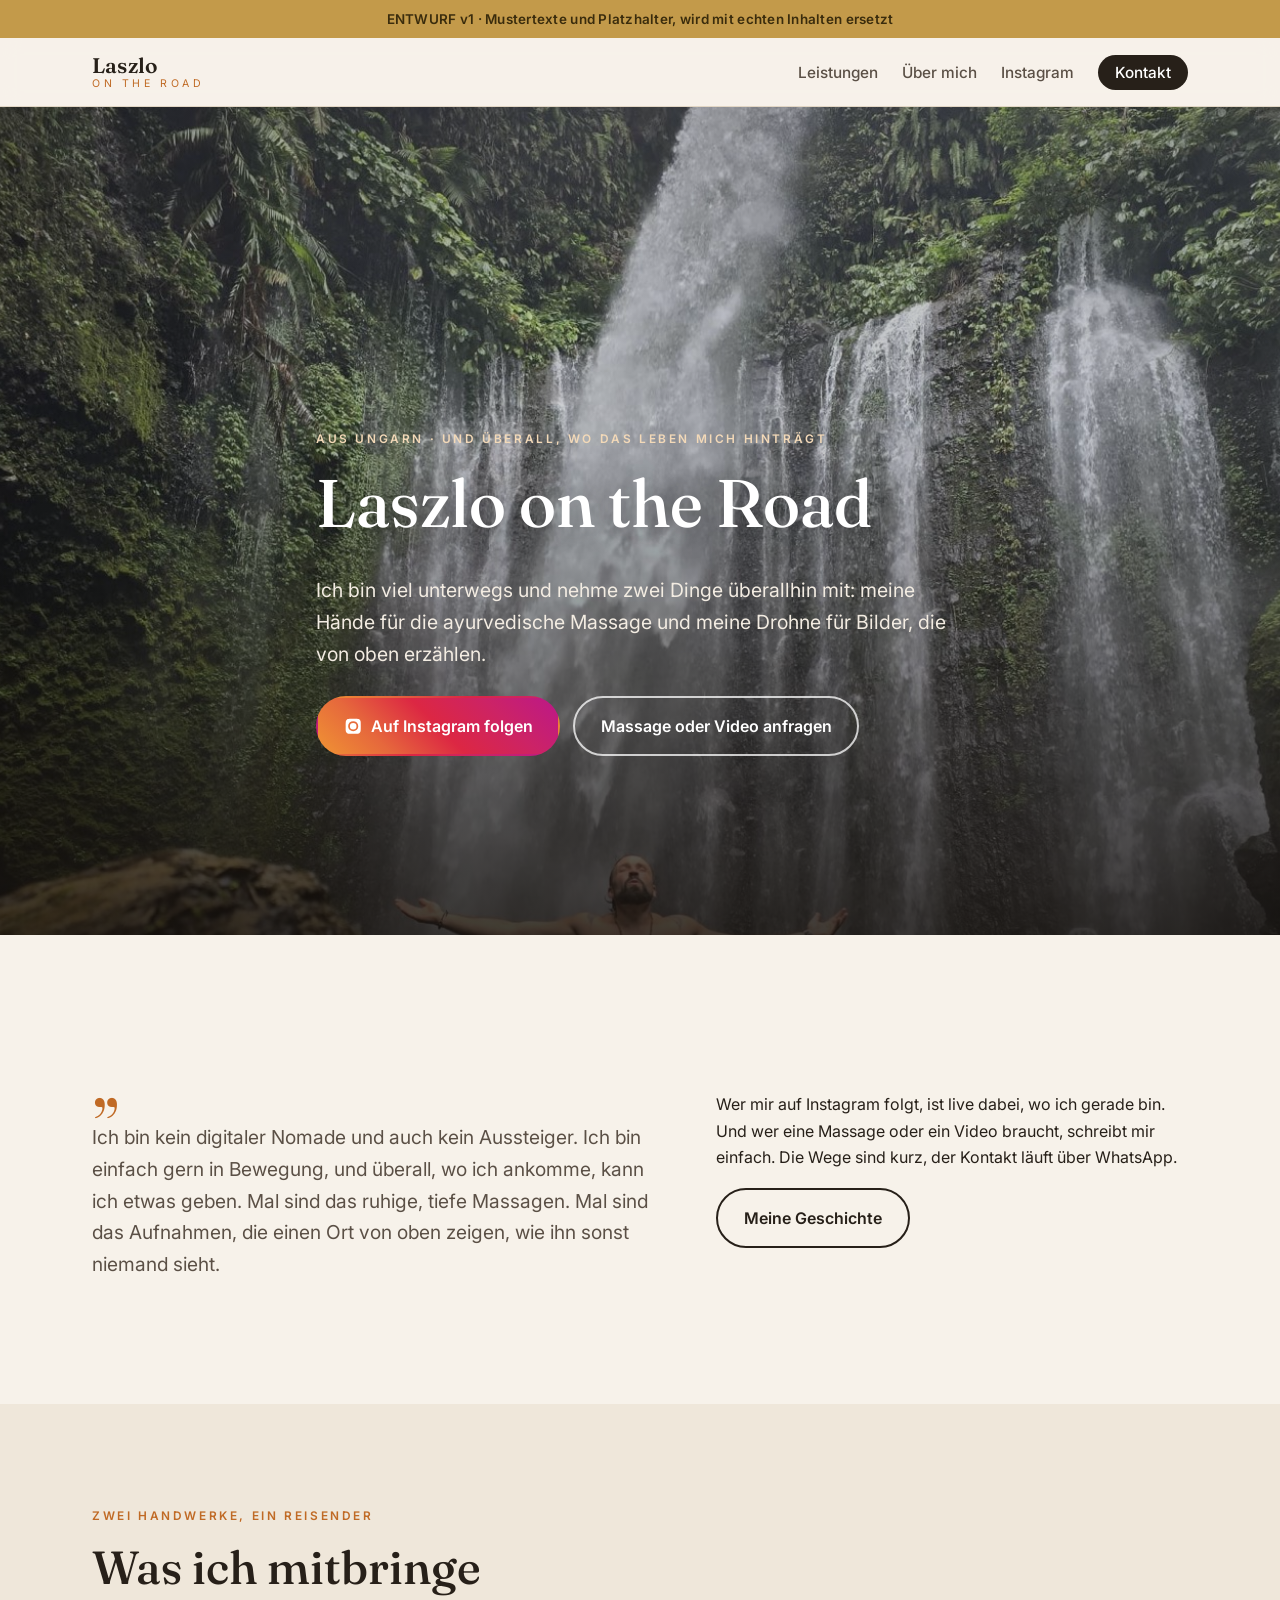
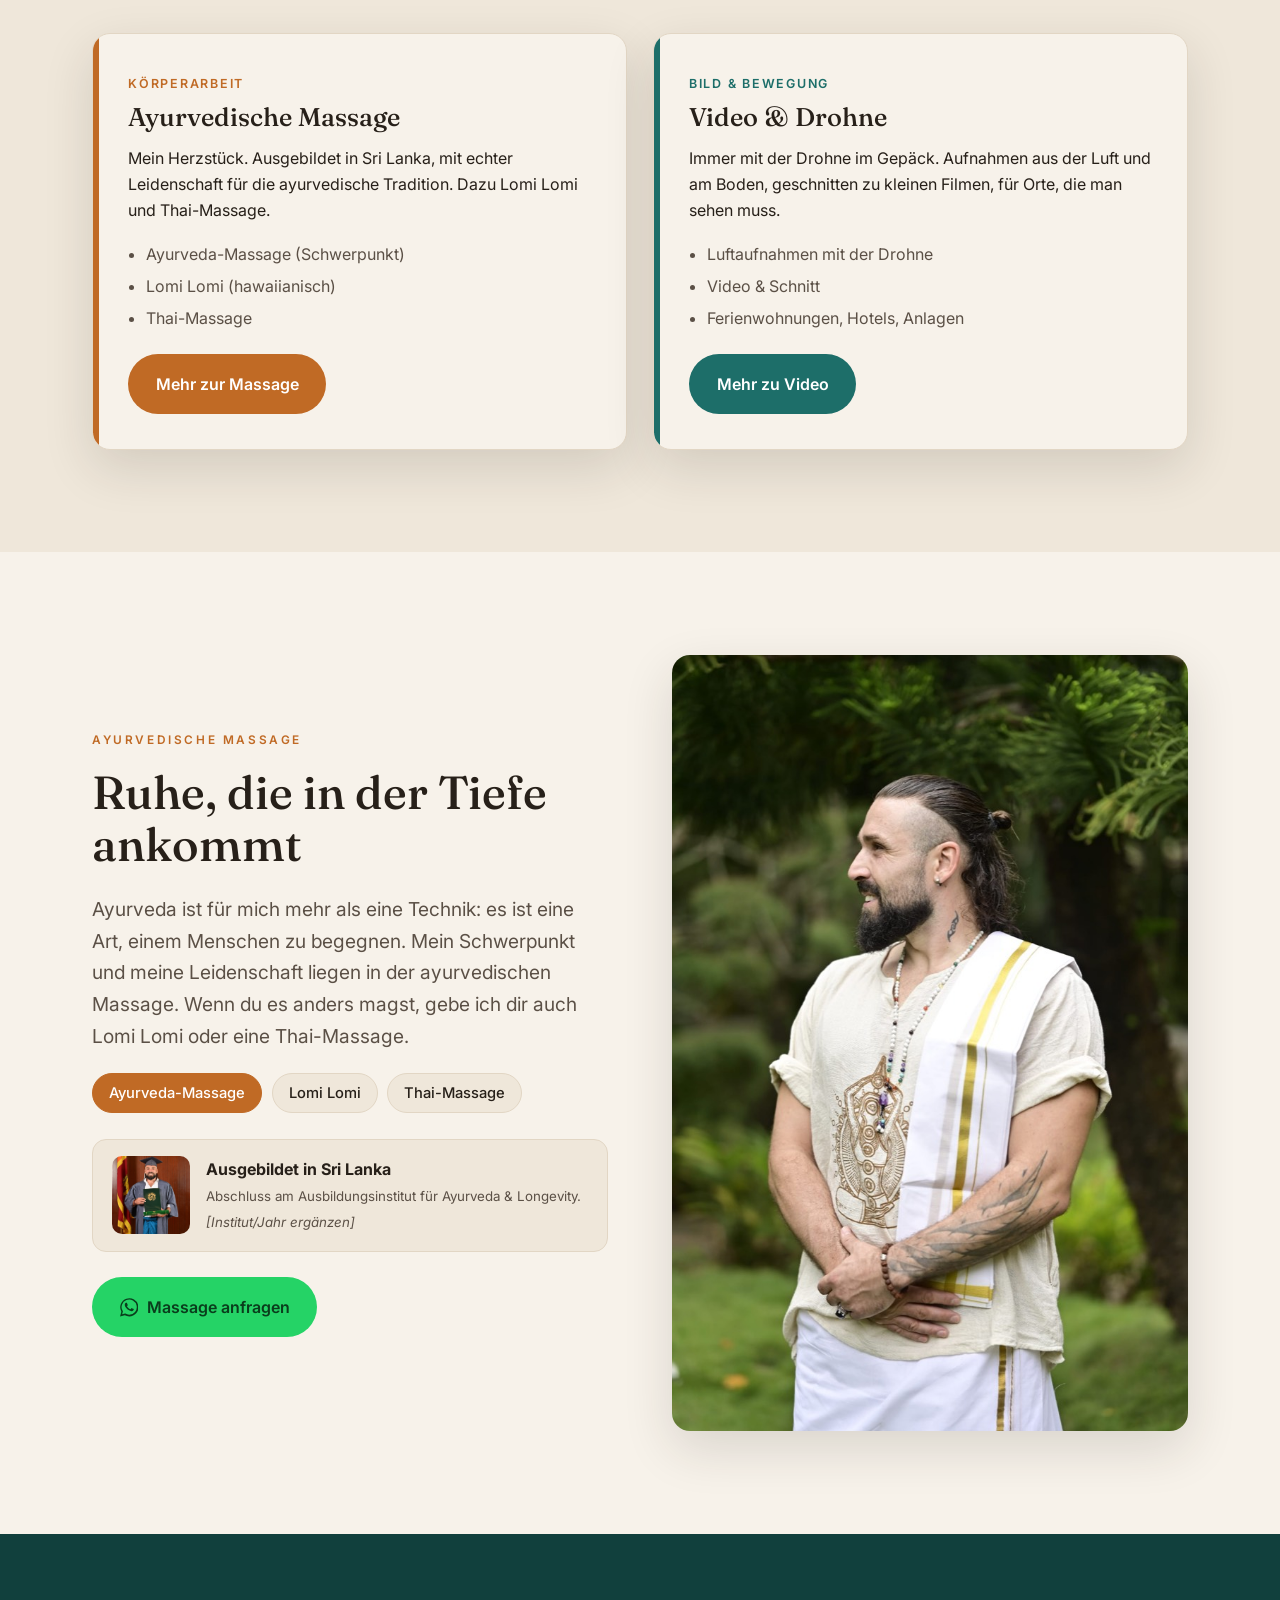
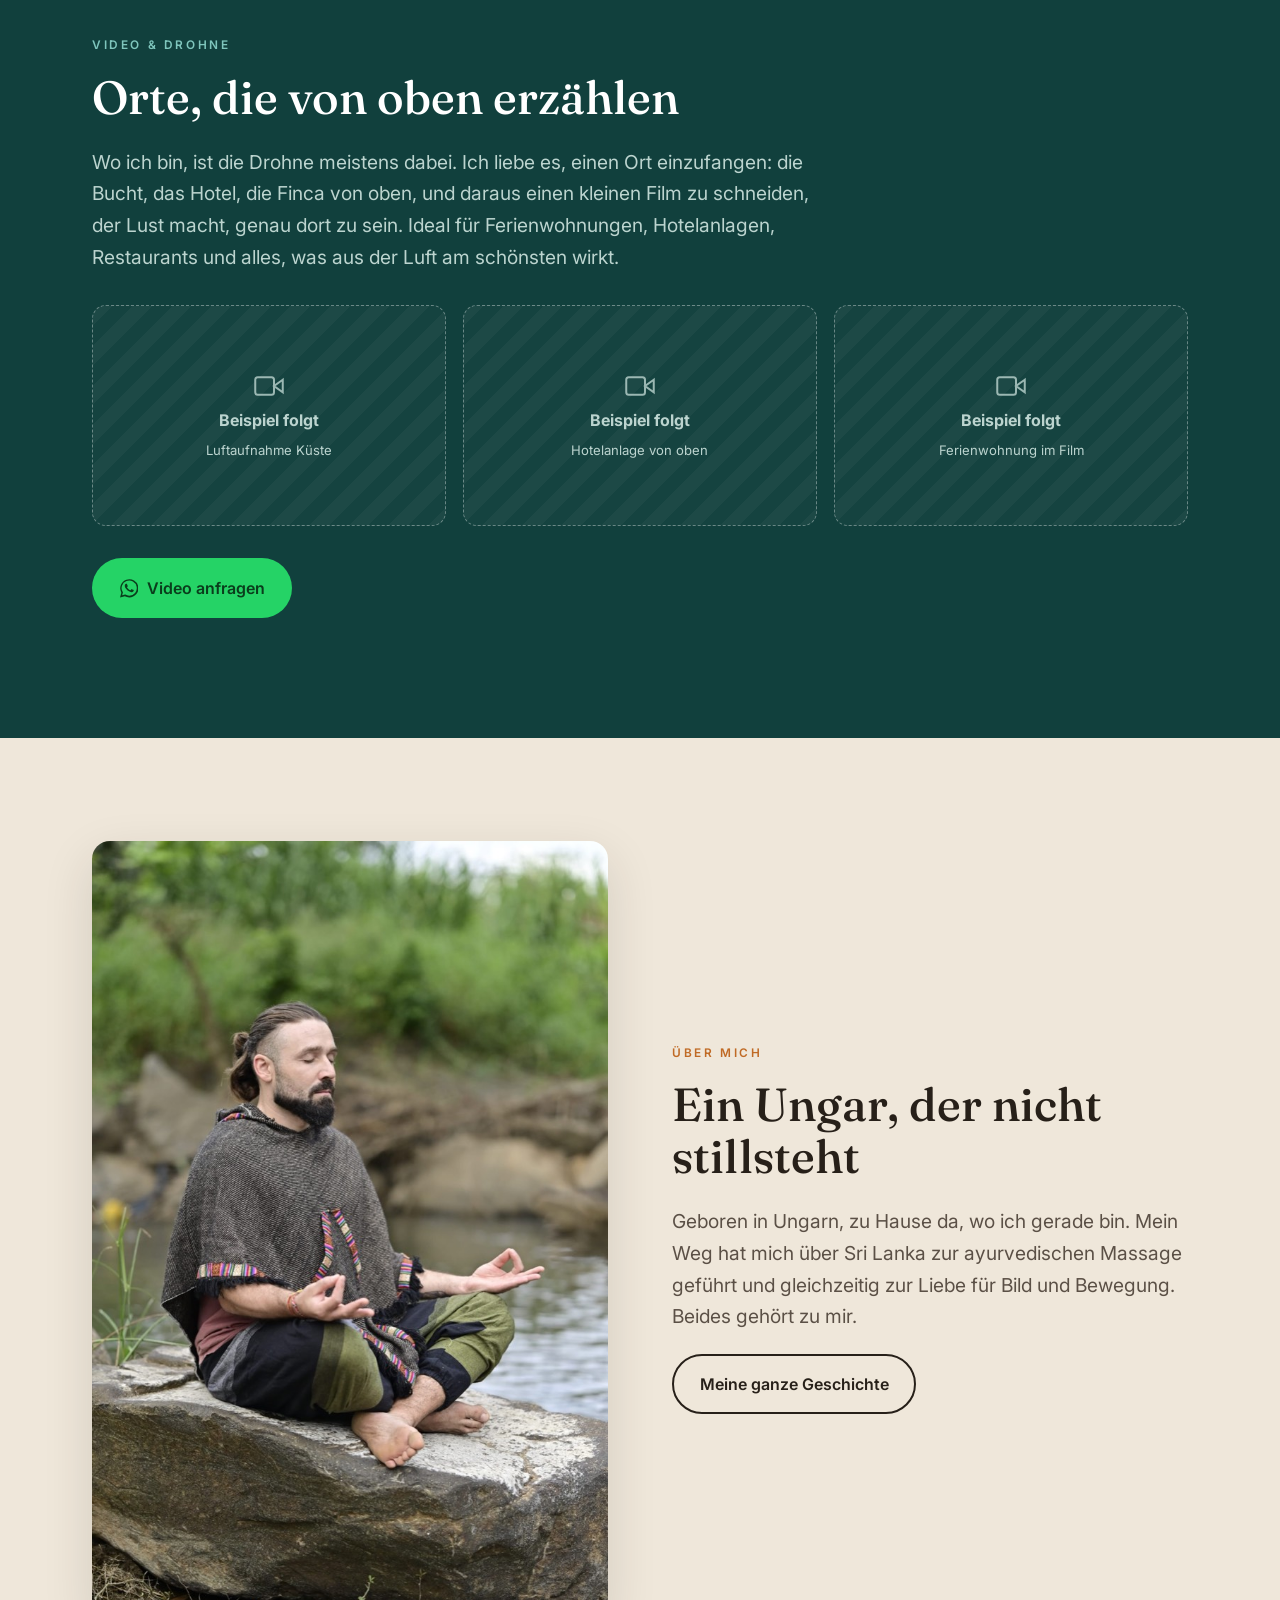
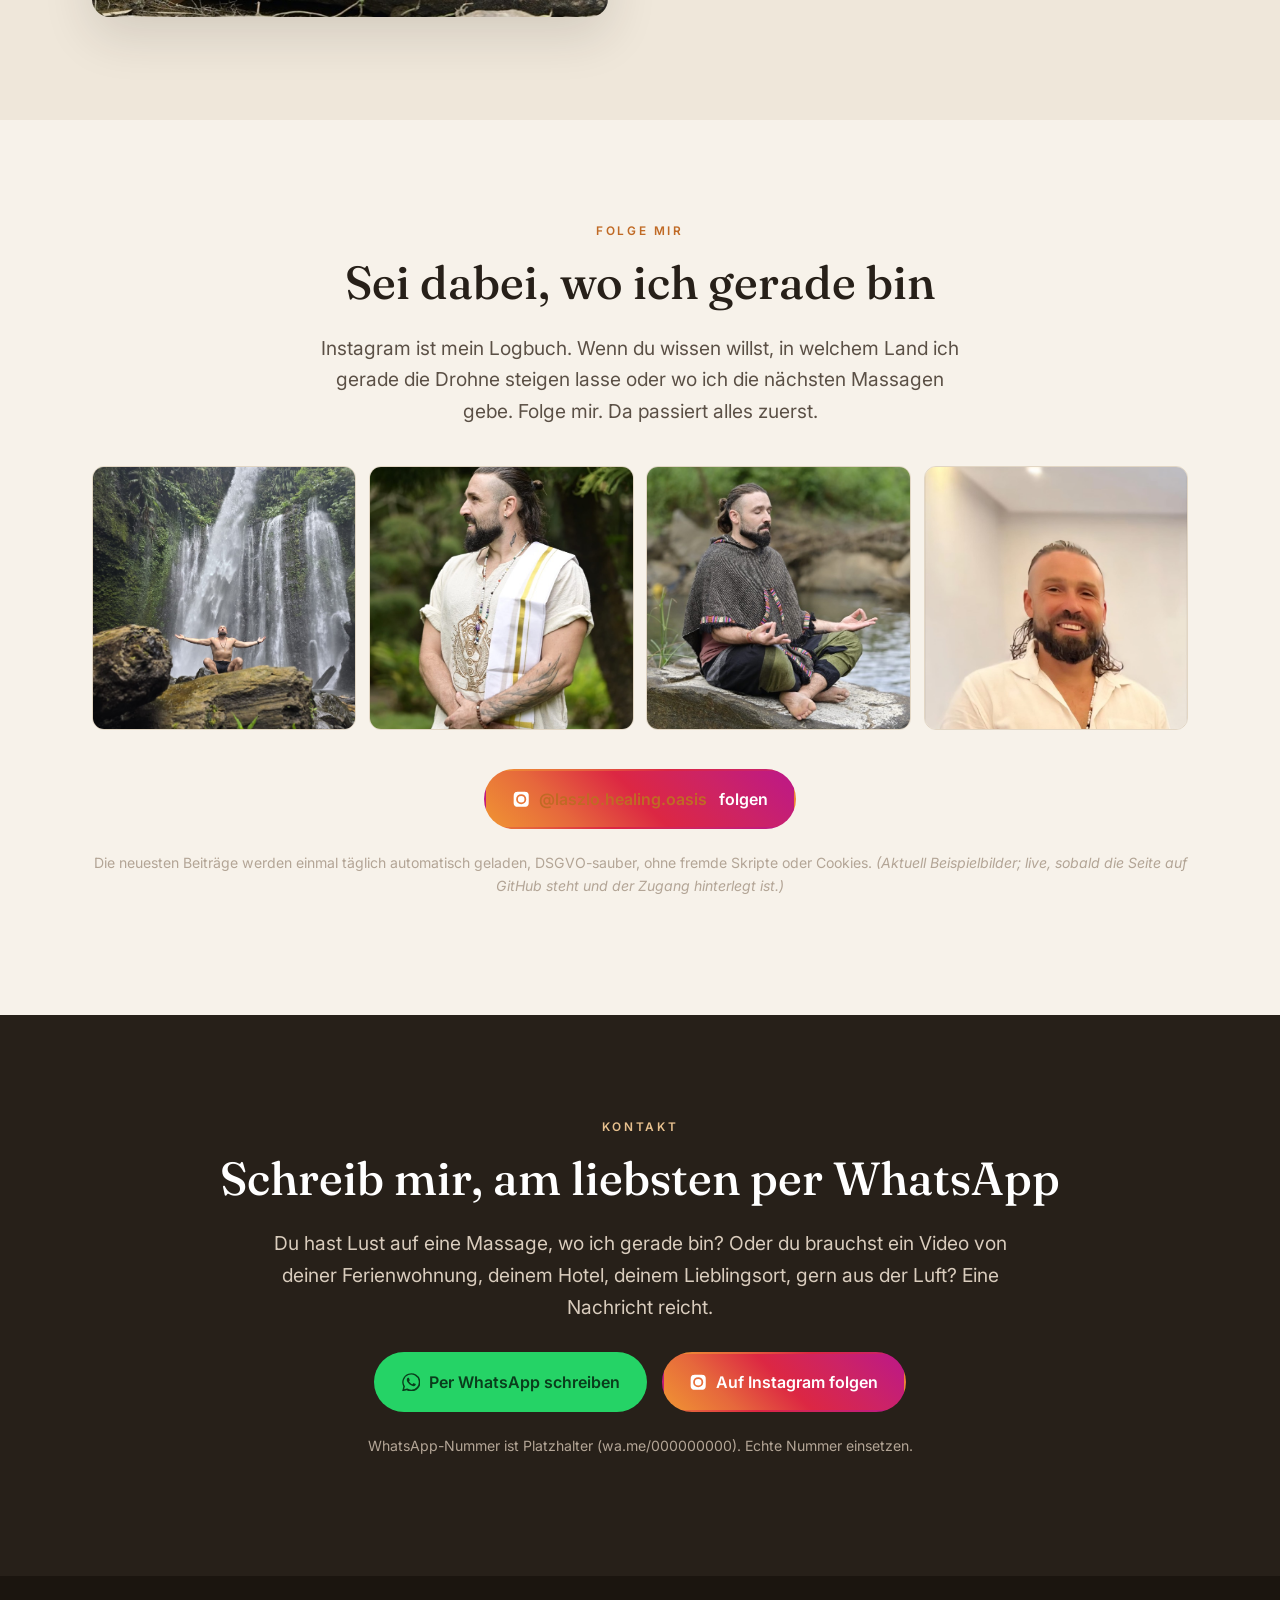
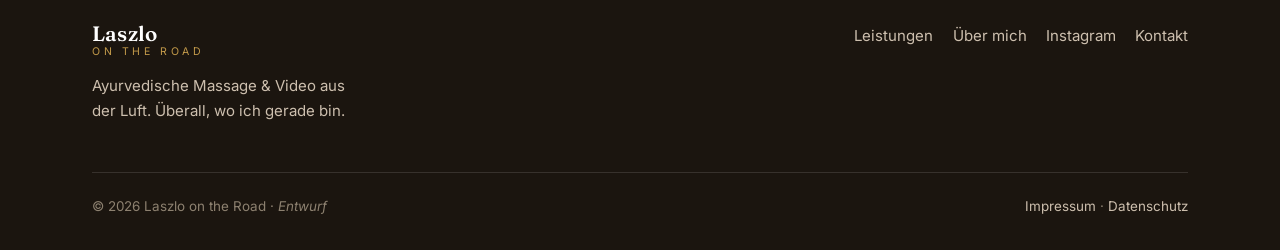
<file: index.html>
<!DOCTYPE html>
<html lang="de">
<head>
<meta charset="UTF-8">
<meta name="viewport" content="width=device-width, initial-scale=1.0">
<title>Laszlo on the Road · Ayurveda-Massage & Video aus der Luft</title>
<meta name="description" content="Laszlo ist viel unterwegs und bringt zwei Handwerke mit: ayurvedische Massage und Video- und Drohnenaufnahmen. Wo immer er gerade ist, kannst du buchen.">
<meta name="robots" content="noindex"><!-- Entwurf: nicht indexieren -->
<link rel="preconnect" href="https://fonts.googleapis.com">
<link rel="preconnect" href="https://fonts.gstatic.com" crossorigin>
<link href="https://fonts.googleapis.com/css2?family=Fraunces:opsz,wght@9..144,400;9..144,500;9..144,600&family=Inter:wght@400;500;600;700&display=swap" rel="stylesheet">
<link rel="stylesheet" href="assets/styles.css">
</head>
<body>

<div class="draft-banner">ENTWURF v1 · Mustertexte und Platzhalter, wird mit echten Inhalten ersetzt</div>

<header class="site-header">
  <nav class="nav container">
    <a class="brand" href="index.html">
      <b>Laszlo</b><span>on the road</span>
    </a>
    <button class="nav-toggle" aria-label="Menü öffnen" aria-expanded="false">
      <span></span><span></span><span></span>
    </button>
    <ul class="nav-links">
      <li><a href="leistungen.html">Leistungen</a></li>
      <li><a href="ueber-mich.html">Über mich</a></li>
      <li><a href="#instagram">Instagram</a></li>
      <li><a class="nav-cta" href="#kontakt">Kontakt</a></li>
    </ul>
  </nav>
</header>

<!-- ============ HERO ============ -->
<section class="hero">
  <div class="hero-inner container">
    <span class="eyebrow">Aus Ungarn · und überall, wo das Leben mich hinträgt</span>
    <h1>Laszlo on the Road</h1>
    <p>Ich bin viel unterwegs und nehme zwei Dinge überallhin mit: meine Hände für die ayurvedische Massage und meine Drohne für Bilder, die von oben erzählen.</p>
    <div class="hero-cta">
      <a class="btn btn-ig" href="#instagram">
        <svg viewBox="0 0 24 24" fill="currentColor"><path d="M12 2.2c3.2 0 3.6 0 4.9.07 1.2.06 1.8.25 2.2.42.6.22 1 .48 1.4.9.42.4.68.8.9 1.4.17.4.36 1 .42 2.2.06 1.3.07 1.7.07 4.9s0 3.6-.07 4.9c-.06 1.2-.25 1.8-.42 2.2-.22.6-.48 1-.9 1.4-.4.42-.8.68-1.4.9-.4.17-1 .36-2.2.42-1.3.06-1.7.07-4.9.07s-3.6 0-4.9-.07c-1.2-.06-1.8-.25-2.2-.42-.6-.22-1-.48-1.4-.9-.42-.4-.68-.8-.9-1.4-.17-.4-.36-1-.42-2.2C2.2 15.6 2.2 15.2 2.2 12s0-3.6.07-4.9c.06-1.2.25-1.8.42-2.2.22-.6.48-1 .9-1.4.4-.42.8-.68 1.4-.9.4-.17 1-.36 2.2-.42C8.4 2.2 8.8 2.2 12 2.2zm0 3.2A6.6 6.6 0 1 0 18.6 12 6.6 6.6 0 0 0 12 5.4zm0 10.9A4.3 4.3 0 1 1 16.3 12 4.3 4.3 0 0 1 12 16.3zm6.8-11.2a1.54 1.54 0 1 1-1.54-1.54 1.54 1.54 0 0 1 1.54 1.54z"/></svg>
        Auf Instagram folgen
      </a>
      <a class="btn btn-ghost light" href="#kontakt">Massage oder Video anfragen</a>
    </div>
  </div>
</section>

<!-- ============ INTRO ============ -->
<section class="intro">
  <div class="container">
    <div>
      <div class="intro-mark">„</div>
      <p class="lead">Ich bin kein digitaler Nomade und auch kein Aussteiger. Ich bin einfach gern in Bewegung, und überall, wo ich ankomme, kann ich etwas geben. Mal sind das ruhige, tiefe Massagen. Mal sind das Aufnahmen, die einen Ort von oben zeigen, wie ihn sonst niemand sieht.</p>
    </div>
    <div>
      <p>Wer mir auf Instagram folgt, ist live dabei, wo ich gerade bin. Und wer eine Massage oder ein Video braucht, schreibt mir einfach. Die Wege sind kurz, der Kontakt läuft über WhatsApp.</p>
      <a class="btn btn-ghost" href="ueber-mich.html">Meine Geschichte</a>
    </div>
  </div>
</section>

<!-- ============ PILLARS ============ -->
<section class="pillars">
  <div class="container">
    <span class="eyebrow">Zwei Handwerke, ein Reisender</span>
    <h2>Was ich mitbringe</h2>
    <div class="pillar-grid">
      <div class="pillar massage">
        <span class="tag">Körperarbeit</span>
        <h3>Ayurvedische Massage</h3>
        <p>Mein Herzstück. Ausgebildet in Sri Lanka, mit echter Leidenschaft für die ayurvedische Tradition. Dazu Lomi Lomi und Thai-Massage.</p>
        <ul>
          <li>Ayurveda-Massage (Schwerpunkt)</li>
          <li>Lomi Lomi (hawaiianisch)</li>
          <li>Thai-Massage</li>
        </ul>
        <a class="btn btn-amber" href="leistungen.html#massage">Mehr zur Massage</a>
      </div>
      <div class="pillar video">
        <span class="tag">Bild &amp; Bewegung</span>
        <h3>Video &amp; Drohne</h3>
        <p>Immer mit der Drohne im Gepäck. Aufnahmen aus der Luft und am Boden, geschnitten zu kleinen Filmen, für Orte, die man sehen muss.</p>
        <ul>
          <li>Luftaufnahmen mit der Drohne</li>
          <li>Video &amp; Schnitt</li>
          <li>Ferienwohnungen, Hotels, Anlagen</li>
        </ul>
        <a class="btn btn-teal" href="leistungen.html#video">Mehr zu Video</a>
      </div>
    </div>
  </div>
</section>

<!-- ============ MASSAGE ============ -->
<section class="section-massage" id="massage">
  <div class="container">
    <div class="media-row">
      <div class="media-text">
        <span class="eyebrow">Ayurvedische Massage</span>
        <h2>Ruhe, die in der Tiefe ankommt</h2>
        <p class="lead">Ayurveda ist für mich mehr als eine Technik: es ist eine Art, einem Menschen zu begegnen. Mein Schwerpunkt und meine Leidenschaft liegen in der ayurvedischen Massage. Wenn du es anders magst, gebe ich dir auch Lomi Lomi oder eine Thai-Massage.</p>
        <div class="treatments">
          <span class="chip lead-chip">Ayurveda-Massage</span>
          <span class="chip">Lomi Lomi</span>
          <span class="chip">Thai-Massage</span>
        </div>
        <div class="credential">
          <img src="assets/img/ayurveda-diplom.jpg" alt="Laszlo mit Ayurveda-Diplom in Sri Lanka">
          <div>
            <b>Ausgebildet in Sri Lanka</b>
            <small>Abschluss am Ausbildungsinstitut für Ayurveda &amp; Longevity. <em>[Institut/Jahr ergänzen]</em></small>
          </div>
        </div>
        <p style="margin-top:1.6rem">
          <a class="btn btn-wa" href="#kontakt">
            <svg viewBox="0 0 24 24" fill="currentColor"><path d="M.06 24l1.7-6.2A11.86 11.86 0 1 1 12 24a11.9 11.9 0 0 1-5.7-1.45L.06 24zM6.6 20.1l.37.22a9.86 9.86 0 0 0 5.03 1.38 9.9 9.9 0 1 0-8.4-4.65l.24.38-1 3.66 3.76-.99zM18 14.5c-.07-.12-.26-.19-.55-.33s-1.7-.84-1.97-.94-.46-.14-.65.14-.74.94-.9 1.13-.34.21-.63.07a8.1 8.1 0 0 1-2.39-1.47 9 9 0 0 1-1.65-2.06c-.17-.3 0-.46.13-.6s.3-.34.44-.51a2 2 0 0 0 .3-.5.55.55 0 0 0-.03-.52c-.07-.14-.65-1.57-.9-2.15s-.47-.48-.65-.49h-.56a1.06 1.06 0 0 0-.77.36 3.25 3.25 0 0 0-1 2.41 5.64 5.64 0 0 0 1.18 3 12.9 12.9 0 0 0 4.94 4.37 16.6 16.6 0 0 0 1.65.61 4 4 0 0 0 1.82.11 2.98 2.98 0 0 0 1.95-1.37 2.42 2.42 0 0 0 .17-1.38z"/></svg>
            Massage anfragen
          </a>
        </p>
      </div>
      <div class="media-img">
        <img src="assets/img/ayurveda-portrait.jpg" alt="Laszlo in traditioneller ayurvedischer Kleidung im Garten">
      </div>
    </div>
  </div>
</section>

<!-- ============ VIDEO & DROHNE ============ -->
<section class="section-video" id="video">
  <div class="container">
    <span class="eyebrow">Video &amp; Drohne</span>
    <h2>Orte, die von oben erzählen</h2>
    <p class="lead">Wo ich bin, ist die Drohne meistens dabei. Ich liebe es, einen Ort einzufangen: die Bucht, das Hotel, die Finca von oben, und daraus einen kleinen Film zu schneiden, der Lust macht, genau dort zu sein. Ideal für Ferienwohnungen, Hotelanlagen, Restaurants und alles, was aus der Luft am schönsten wirkt.</p>
    <div class="examples">
      <div class="example">
        <svg viewBox="0 0 24 24" fill="none" stroke="currentColor" stroke-width="1.6"><path d="M23 7l-7 5 7 5V7z"/><rect x="1" y="5" width="15" height="14" rx="2"/></svg>
        <b>Beispiel folgt</b>
        <small>Luftaufnahme Küste</small>
      </div>
      <div class="example">
        <svg viewBox="0 0 24 24" fill="none" stroke="currentColor" stroke-width="1.6"><path d="M23 7l-7 5 7 5V7z"/><rect x="1" y="5" width="15" height="14" rx="2"/></svg>
        <b>Beispiel folgt</b>
        <small>Hotelanlage von oben</small>
      </div>
      <div class="example">
        <svg viewBox="0 0 24 24" fill="none" stroke="currentColor" stroke-width="1.6"><path d="M23 7l-7 5 7 5V7z"/><rect x="1" y="5" width="15" height="14" rx="2"/></svg>
        <b>Beispiel folgt</b>
        <small>Ferienwohnung im Film</small>
      </div>
    </div>
    <p style="margin-top:2rem">
      <a class="btn btn-wa" href="#kontakt">
        <svg viewBox="0 0 24 24" fill="currentColor"><path d="M.06 24l1.7-6.2A11.86 11.86 0 1 1 12 24a11.9 11.9 0 0 1-5.7-1.45L.06 24zM6.6 20.1l.37.22a9.86 9.86 0 0 0 5.03 1.38 9.9 9.9 0 1 0-8.4-4.65l.24.38-1 3.66 3.76-.99zM18 14.5c-.07-.12-.26-.19-.55-.33s-1.7-.84-1.97-.94-.46-.14-.65.14-.74.94-.9 1.13-.34.21-.63.07a8.1 8.1 0 0 1-2.39-1.47 9 9 0 0 1-1.65-2.06c-.17-.3 0-.46.13-.6s.3-.34.44-.51a2 2 0 0 0 .3-.5.55.55 0 0 0-.03-.52c-.07-.14-.65-1.57-.9-2.15s-.47-.48-.65-.49h-.56a1.06 1.06 0 0 0-.77.36 3.25 3.25 0 0 0-1 2.41 5.64 5.64 0 0 0 1.18 3 12.9 12.9 0 0 0 4.94 4.37 16.6 16.6 0 0 0 1.65.61 4 4 0 0 0 1.82.11 2.98 2.98 0 0 0 1.95-1.37 2.42 2.42 0 0 0 .17-1.38z"/></svg>
        Video anfragen
      </a>
    </p>
  </div>
</section>

<!-- ============ ÜBER MICH TEASER ============ -->
<section class="section-about">
  <div class="container">
    <div class="media-row flip">
      <div class="media-text">
        <span class="eyebrow">Über mich</span>
        <h2>Ein Ungar, der nicht stillsteht</h2>
        <p class="lead">Geboren in Ungarn, zu Hause da, wo ich gerade bin. Mein Weg hat mich über Sri Lanka zur ayurvedischen Massage geführt und gleichzeitig zur Liebe für Bild und Bewegung. Beides gehört zu mir.</p>
        <a class="btn btn-ghost" href="ueber-mich.html">Meine ganze Geschichte</a>
      </div>
      <div class="media-img">
        <img src="assets/img/meditation.jpg" alt="Laszlo in Meditation am Wasser">
      </div>
    </div>
  </div>
</section>

<!-- ============ INSTAGRAM ============ -->
<section class="section-ig" id="instagram">
  <div class="container">
    <div class="ig-head">
      <span class="eyebrow">Folge mir</span>
      <h2>Sei dabei, wo ich gerade bin</h2>
      <p class="lead" style="margin:0 auto">Instagram ist mein Logbuch. Wenn du wissen willst, in welchem Land ich gerade die Drohne steigen lasse oder wo ich die nächsten Massagen gebe. Folge mir. Da passiert alles zuerst.</p>
    </div>
    <div class="ig-grid" id="ig-grid">
      <!-- Fallback-Kacheln: werden bei vorhandener data/instagram.json durch die neuesten Posts ersetzt. -->
      <div class="ig-tile"><img src="assets/img/hero-wasserfall.jpg" alt="Laszlo am Wasserfall"></div>
      <div class="ig-tile"><img src="assets/img/ayurveda-portrait.jpg" alt="Laszlo in ayurvedischer Kleidung"></div>
      <div class="ig-tile placeholder"><svg viewBox="0 0 24 24" fill="none" stroke="currentColor" stroke-width="1.5"><rect x="3" y="3" width="18" height="18" rx="5"/><circle cx="12" cy="12" r="4"/><circle cx="17.5" cy="6.5" r="1.2" fill="currentColor"/></svg></div>
      <div class="ig-tile"><img src="assets/img/meditation.jpg" alt="Laszlo in Meditation"></div>
    </div>
    <a class="btn btn-ig" href="https://www.instagram.com/laszlo.healing.oasis/" target="_blank" rel="noopener">
      <svg viewBox="0 0 24 24" fill="currentColor"><path d="M12 2.2c3.2 0 3.6 0 4.9.07 1.2.06 1.8.25 2.2.42.6.22 1 .48 1.4.9.42.4.68.8.9 1.4.17.4.36 1 .42 2.2.06 1.3.07 1.7.07 4.9s0 3.6-.07 4.9c-.06 1.2-.25 1.8-.42 2.2-.22.6-.48 1-.9 1.4-.4.42-.8.68-1.4.9-.4.17-1 .36-2.2.42-1.3.06-1.7.07-4.9.07s-3.6 0-4.9-.07c-1.2-.06-1.8-.25-2.2-.42-.6-.22-1-.48-1.4-.9-.42-.4-.68-.8-.9-1.4-.17-.4-.36-1-.42-2.2C2.2 15.6 2.2 15.2 2.2 12s0-3.6.07-4.9c.06-1.2.25-1.8.42-2.2.22-.6.48-1 .9-1.4.4-.42.8-.68 1.4-.9.4-.17 1-.36 2.2-.42C8.4 2.2 8.8 2.2 12 2.2zm0 3.2A6.6 6.6 0 1 0 18.6 12 6.6 6.6 0 0 0 12 5.4zm0 10.9A4.3 4.3 0 1 1 16.3 12 4.3 4.3 0 0 1 12 16.3zm6.8-11.2a1.54 1.54 0 1 1-1.54-1.54 1.54 1.54 0 0 1 1.54 1.54z"/></svg>
      <span class="handle">@laszlo.healing.oasis</span> &nbsp;folgen
    </a>
    <p class="contact-note">Die neuesten Beiträge werden einmal täglich automatisch geladen, DSGVO-sauber, ohne fremde Skripte oder Cookies. <em>(Aktuell Beispielbilder; live, sobald die Seite auf GitHub steht und der Zugang hinterlegt ist.)</em></p>
  </div>
</section>

<!-- ============ KONTAKT ============ -->
<section class="section-contact" id="kontakt">
  <div class="container">
    <span class="eyebrow" style="color:#e7c08e">Kontakt</span>
    <h2>Schreib mir, am liebsten per WhatsApp</h2>
    <p class="lead">Du hast Lust auf eine Massage, wo ich gerade bin? Oder du brauchst ein Video von deiner Ferienwohnung, deinem Hotel, deinem Lieblingsort, gern aus der Luft? Eine Nachricht reicht.</p>
    <div class="contact-actions">
      <a class="btn btn-wa" href="https://wa.me/000000000" target="_blank" rel="noopener">
        <svg viewBox="0 0 24 24" fill="currentColor"><path d="M.06 24l1.7-6.2A11.86 11.86 0 1 1 12 24a11.9 11.9 0 0 1-5.7-1.45L.06 24zM6.6 20.1l.37.22a9.86 9.86 0 0 0 5.03 1.38 9.9 9.9 0 1 0-8.4-4.65l.24.38-1 3.66 3.76-.99zM18 14.5c-.07-.12-.26-.19-.55-.33s-1.7-.84-1.97-.94-.46-.14-.65.14-.74.94-.9 1.13-.34.21-.63.07a8.1 8.1 0 0 1-2.39-1.47 9 9 0 0 1-1.65-2.06c-.17-.3 0-.46.13-.6s.3-.34.44-.51a2 2 0 0 0 .3-.5.55.55 0 0 0-.03-.52c-.07-.14-.65-1.57-.9-2.15s-.47-.48-.65-.49h-.56a1.06 1.06 0 0 0-.77.36 3.25 3.25 0 0 0-1 2.41 5.64 5.64 0 0 0 1.18 3 12.9 12.9 0 0 0 4.94 4.37 16.6 16.6 0 0 0 1.65.61 4 4 0 0 0 1.82.11 2.98 2.98 0 0 0 1.95-1.37 2.42 2.42 0 0 0 .17-1.38z"/></svg>
        Per WhatsApp schreiben
      </a>
      <a class="btn btn-ig" href="https://www.instagram.com/laszlo.healing.oasis/" target="_blank" rel="noopener">
        <svg viewBox="0 0 24 24" fill="currentColor"><path d="M12 2.2c3.2 0 3.6 0 4.9.07 1.2.06 1.8.25 2.2.42.6.22 1 .48 1.4.9.42.4.68.8.9 1.4.17.4.36 1 .42 2.2.06 1.3.07 1.7.07 4.9s0 3.6-.07 4.9c-.06 1.2-.25 1.8-.42 2.2-.22.6-.48 1-.9 1.4-.4.42-.8.68-1.4.9-.4.17-1 .36-2.2.42-1.3.06-1.7.07-4.9.07s-3.6 0-4.9-.07c-1.2-.06-1.8-.25-2.2-.42-.6-.22-1-.48-1.4-.9-.42-.4-.68-.8-.9-1.4-.17-.4-.36-1-.42-2.2C2.2 15.6 2.2 15.2 2.2 12s0-3.6.07-4.9c.06-1.2.25-1.8.42-2.2.22-.6.48-1 .9-1.4.4-.42.8-.68 1.4-.9.4-.17 1-.36 2.2-.42C8.4 2.2 8.8 2.2 12 2.2zm0 3.2A6.6 6.6 0 1 0 18.6 12 6.6 6.6 0 0 0 12 5.4zm0 10.9A4.3 4.3 0 1 1 16.3 12 4.3 4.3 0 0 1 12 16.3zm6.8-11.2a1.54 1.54 0 1 1-1.54-1.54 1.54 1.54 0 0 1 1.54 1.54z"/></svg>
        Auf Instagram folgen
      </a>
    </div>
    <p class="contact-note">WhatsApp-Nummer ist Platzhalter (wa.me/000000000). Echte Nummer einsetzen.</p>
  </div>
</section>

<!-- ============ FOOTER ============ -->
<footer class="site-footer">
  <div class="container">
    <div class="footer-grid">
      <div>
        <a class="brand" href="index.html" style="color:#fff">
          <b style="font-size:1.3rem">Laszlo</b><span style="color:var(--gold)">on the road</span>
        </a>
        <p style="margin-top:1rem;max-width:30ch">Ayurvedische Massage &amp; Video aus der Luft. Überall, wo ich gerade bin.</p>
      </div>
      <ul class="footer-nav">
        <li><a href="leistungen.html">Leistungen</a></li>
        <li><a href="ueber-mich.html">Über mich</a></li>
        <li><a href="#instagram">Instagram</a></li>
        <li><a href="#kontakt">Kontakt</a></li>
      </ul>
    </div>
    <div class="footer-bottom">
      <span>© 2026 Laszlo on the Road · <em>Entwurf</em></span>
      <span><a href="impressum.html">Impressum</a> · <a href="datenschutz.html">Datenschutz</a></span>
    </div>
  </div>
</footer>

<script>
  const toggle = document.querySelector('.nav-toggle');
  const links = document.querySelector('.nav-links');
  toggle.addEventListener('click', () => {
    const open = links.classList.toggle('open');
    toggle.setAttribute('aria-expanded', open);
  });
  links.querySelectorAll('a').forEach(a => a.addEventListener('click', () => links.classList.remove('open')));

  // Instagram-Feed: laedt die selbst-gehostete data/instagram.json (gleiche Domain,
  // keine Drittanbieter, keine Cookies). Bei Fehler bleiben die Fallback-Kacheln stehen.
  (async () => {
    const grid = document.getElementById('ig-grid');
    if (!grid) return;
    try {
      const res = await fetch('data/instagram.json', { cache: 'no-cache' });
      if (!res.ok) return;
      const data = await res.json();
      const posts = (data.posts || []).slice(0, 4);
      if (!posts.length) return;
      grid.innerHTML = posts.map(p => {
        const cap = (p.caption || '').replace(/"/g, '&quot;');
        return `<a class="ig-tile" href="${p.permalink}" target="_blank" rel="noopener">`
             + `<img src="${p.img}" alt="Instagram-Post von Laszlo${cap ? ': ' + cap : ''}" loading="lazy"></a>`;
      }).join('');
    } catch (e) {
      /* Fallback-Kacheln bleiben sichtbar */
    }
  })();
</script>
</body>
</html>
</file>
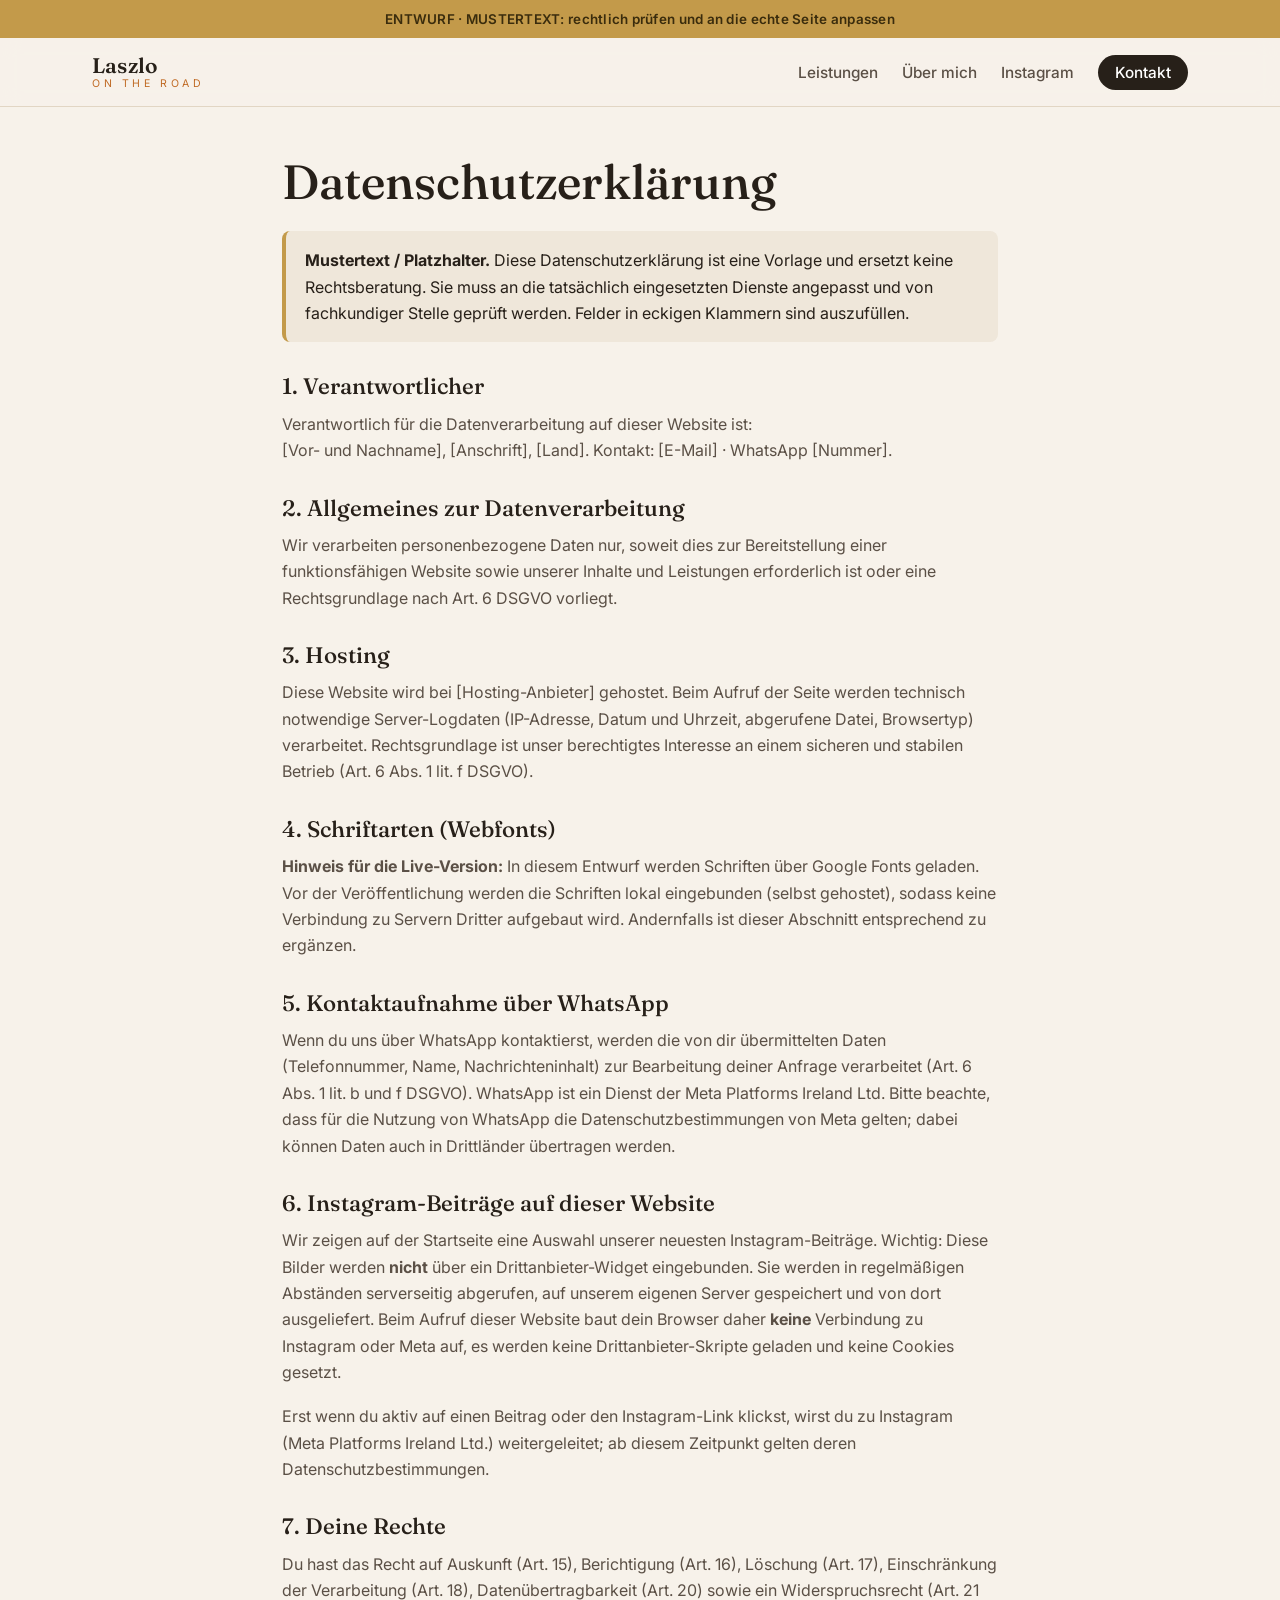
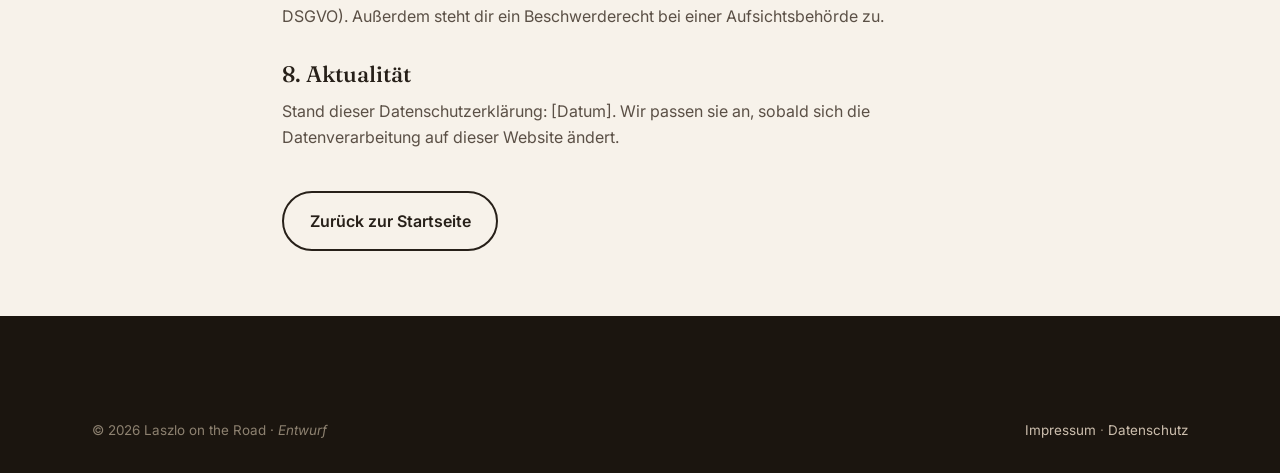
<file: datenschutz.html>
<!DOCTYPE html>
<html lang="de">
<head>
<meta charset="UTF-8">
<meta name="viewport" content="width=device-width, initial-scale=1.0">
<title>Datenschutz · Laszlo on the Road</title>
<meta name="robots" content="noindex">
<link rel="preconnect" href="https://fonts.googleapis.com">
<link rel="preconnect" href="https://fonts.gstatic.com" crossorigin>
<link href="https://fonts.googleapis.com/css2?family=Fraunces:opsz,wght@9..144,400;9..144,500;9..144,600&family=Inter:wght@400;500;600;700&display=swap" rel="stylesheet">
<link rel="stylesheet" href="assets/styles.css">
</head>
<body>

<div class="draft-banner">ENTWURF · MUSTERTEXT: rechtlich prüfen und an die echte Seite anpassen</div>

<header class="site-header">
  <nav class="nav container">
    <a class="brand" href="index.html"><b>Laszlo</b><span>on the road</span></a>
    <button class="nav-toggle" aria-label="Menü öffnen" aria-expanded="false"><span></span><span></span><span></span></button>
    <ul class="nav-links">
      <li><a href="leistungen.html">Leistungen</a></li>
      <li><a href="ueber-mich.html">Über mich</a></li>
      <li><a href="index.html#instagram">Instagram</a></li>
      <li><a class="nav-cta" href="index.html#kontakt">Kontakt</a></li>
    </ul>
  </nav>
</header>

<main class="legal">
  <h1>Datenschutzerklärung</h1>

  <p class="placeholder-note"><strong>Mustertext / Platzhalter.</strong> Diese Datenschutzerklärung ist eine Vorlage und ersetzt keine Rechtsberatung. Sie muss an die tatsächlich eingesetzten Dienste angepasst und von fachkundiger Stelle geprüft werden. Felder in eckigen Klammern sind auszufüllen.</p>

  <h2>1. Verantwortlicher</h2>
  <p>Verantwortlich für die Datenverarbeitung auf dieser Website ist:<br>
  [Vor- und Nachname], [Anschrift], [Land]. Kontakt: [E-Mail] · WhatsApp [Nummer].</p>

  <h2>2. Allgemeines zur Datenverarbeitung</h2>
  <p>Wir verarbeiten personenbezogene Daten nur, soweit dies zur Bereitstellung einer funktionsfähigen Website sowie unserer Inhalte und Leistungen erforderlich ist oder eine Rechtsgrundlage nach Art. 6 DSGVO vorliegt.</p>

  <h2>3. Hosting</h2>
  <p>Diese Website wird bei [Hosting-Anbieter] gehostet. Beim Aufruf der Seite werden technisch notwendige Server-Logdaten (IP-Adresse, Datum und Uhrzeit, abgerufene Datei, Browsertyp) verarbeitet. Rechtsgrundlage ist unser berechtigtes Interesse an einem sicheren und stabilen Betrieb (Art. 6 Abs. 1 lit. f DSGVO).</p>

  <h2>4. Schriftarten (Webfonts)</h2>
  <p><strong>Hinweis für die Live-Version:</strong> In diesem Entwurf werden Schriften über Google Fonts geladen. Vor der Veröffentlichung werden die Schriften lokal eingebunden (selbst gehostet), sodass keine Verbindung zu Servern Dritter aufgebaut wird. Andernfalls ist dieser Abschnitt entsprechend zu ergänzen.</p>

  <h2>5. Kontaktaufnahme über WhatsApp</h2>
  <p>Wenn du uns über WhatsApp kontaktierst, werden die von dir übermittelten Daten (Telefonnummer, Name, Nachrichteninhalt) zur Bearbeitung deiner Anfrage verarbeitet (Art. 6 Abs. 1 lit. b und f DSGVO). WhatsApp ist ein Dienst der Meta Platforms Ireland Ltd. Bitte beachte, dass für die Nutzung von WhatsApp die Datenschutzbestimmungen von Meta gelten; dabei können Daten auch in Drittländer übertragen werden.</p>

  <h2>6. Instagram-Beiträge auf dieser Website</h2>
  <p>Wir zeigen auf der Startseite eine Auswahl unserer neuesten Instagram-Beiträge. Wichtig: Diese Bilder werden <strong>nicht</strong> über ein Drittanbieter-Widget eingebunden. Sie werden in regelmäßigen Abständen serverseitig abgerufen, auf unserem eigenen Server gespeichert und von dort ausgeliefert. Beim Aufruf dieser Website baut dein Browser daher <strong>keine</strong> Verbindung zu Instagram oder Meta auf, es werden keine Drittanbieter-Skripte geladen und keine Cookies gesetzt.</p>
  <p>Erst wenn du aktiv auf einen Beitrag oder den Instagram-Link klickst, wirst du zu Instagram (Meta Platforms Ireland Ltd.) weitergeleitet; ab diesem Zeitpunkt gelten deren Datenschutzbestimmungen.</p>

  <h2>7. Deine Rechte</h2>
  <p>Du hast das Recht auf Auskunft (Art. 15), Berichtigung (Art. 16), Löschung (Art. 17), Einschränkung der Verarbeitung (Art. 18), Datenübertragbarkeit (Art. 20) sowie ein Widerspruchsrecht (Art. 21 DSGVO). Außerdem steht dir ein Beschwerderecht bei einer Aufsichtsbehörde zu.</p>

  <h2>8. Aktualität</h2>
  <p>Stand dieser Datenschutzerklärung: [Datum]. Wir passen sie an, sobald sich die Datenverarbeitung auf dieser Website ändert.</p>

  <p style="margin-top:2.5rem"><a class="btn btn-ghost" href="index.html">Zurück zur Startseite</a></p>
</main>

<footer class="site-footer">
  <div class="container">
    <div class="footer-bottom" style="border:0">
      <span>© 2026 Laszlo on the Road · <em>Entwurf</em></span>
      <span><a href="impressum.html">Impressum</a> · <a href="datenschutz.html">Datenschutz</a></span>
    </div>
  </div>
</footer>
</body>
</html>
</file>
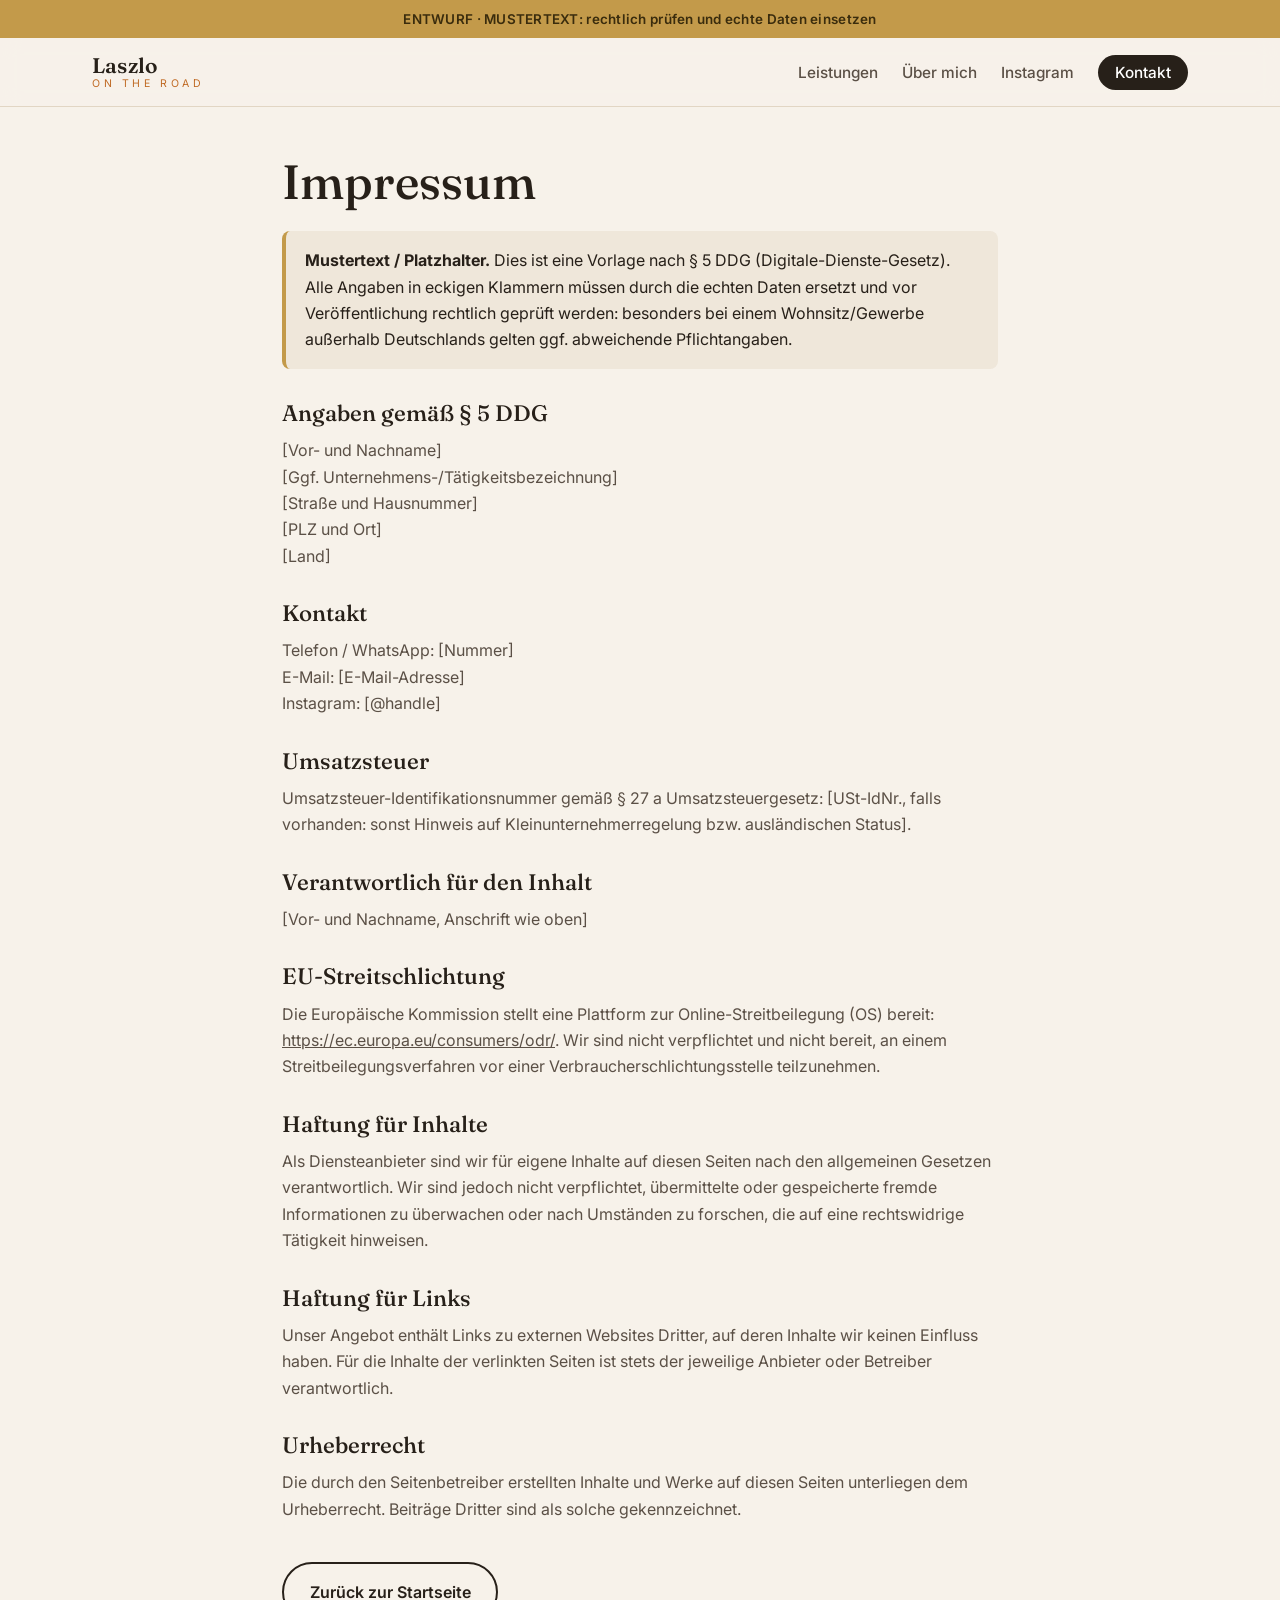
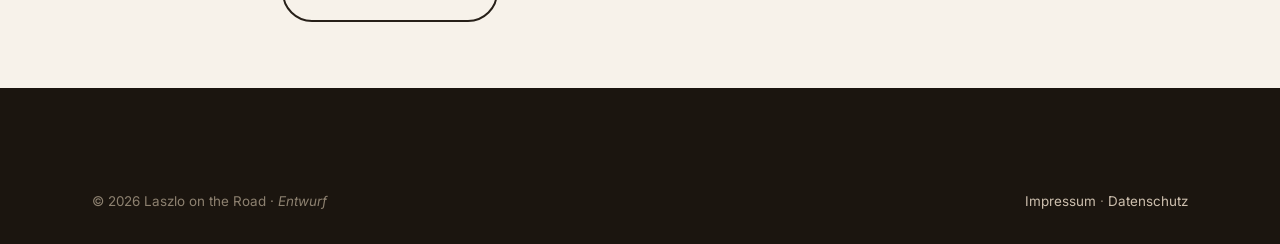
<file: impressum.html>
<!DOCTYPE html>
<html lang="de">
<head>
<meta charset="UTF-8">
<meta name="viewport" content="width=device-width, initial-scale=1.0">
<title>Impressum · Laszlo on the Road</title>
<meta name="robots" content="noindex">
<link rel="preconnect" href="https://fonts.googleapis.com">
<link rel="preconnect" href="https://fonts.gstatic.com" crossorigin>
<link href="https://fonts.googleapis.com/css2?family=Fraunces:opsz,wght@9..144,400;9..144,500;9..144,600&family=Inter:wght@400;500;600;700&display=swap" rel="stylesheet">
<link rel="stylesheet" href="assets/styles.css">
</head>
<body>

<div class="draft-banner">ENTWURF · MUSTERTEXT: rechtlich prüfen und echte Daten einsetzen</div>

<header class="site-header">
  <nav class="nav container">
    <a class="brand" href="index.html"><b>Laszlo</b><span>on the road</span></a>
    <button class="nav-toggle" aria-label="Menü öffnen" aria-expanded="false"><span></span><span></span><span></span></button>
    <ul class="nav-links">
      <li><a href="leistungen.html">Leistungen</a></li>
      <li><a href="ueber-mich.html">Über mich</a></li>
      <li><a href="index.html#instagram">Instagram</a></li>
      <li><a class="nav-cta" href="index.html#kontakt">Kontakt</a></li>
    </ul>
  </nav>
</header>

<main class="legal">
  <h1>Impressum</h1>

  <p class="placeholder-note"><strong>Mustertext / Platzhalter.</strong> Dies ist eine Vorlage nach § 5 DDG (Digitale-Dienste-Gesetz). Alle Angaben in eckigen Klammern müssen durch die echten Daten ersetzt und vor Veröffentlichung rechtlich geprüft werden: besonders bei einem Wohnsitz/Gewerbe außerhalb Deutschlands gelten ggf. abweichende Pflichtangaben.</p>

  <h2>Angaben gemäß § 5 DDG</h2>
  <p>
    [Vor- und Nachname]<br>
    [Ggf. Unternehmens-/Tätigkeitsbezeichnung]<br>
    [Straße und Hausnummer]<br>
    [PLZ und Ort]<br>
    [Land]
  </p>

  <h2>Kontakt</h2>
  <p>
    Telefon / WhatsApp: [Nummer]<br>
    E-Mail: [E-Mail-Adresse]<br>
    Instagram: [@handle]
  </p>

  <h2>Umsatzsteuer</h2>
  <p>Umsatzsteuer-Identifikationsnummer gemäß § 27 a Umsatzsteuergesetz: [USt-IdNr., falls vorhanden: sonst Hinweis auf Kleinunternehmerregelung bzw. ausländischen Status].</p>

  <h2>Verantwortlich für den Inhalt</h2>
  <p>[Vor- und Nachname, Anschrift wie oben]</p>

  <h2>EU-Streitschlichtung</h2>
  <p>Die Europäische Kommission stellt eine Plattform zur Online-Streitbeilegung (OS) bereit: <a href="https://ec.europa.eu/consumers/odr/" target="_blank" rel="noopener">https://ec.europa.eu/consumers/odr/</a>. Wir sind nicht verpflichtet und nicht bereit, an einem Streitbeilegungsverfahren vor einer Verbraucherschlichtungsstelle teilzunehmen.</p>

  <h2>Haftung für Inhalte</h2>
  <p>Als Diensteanbieter sind wir für eigene Inhalte auf diesen Seiten nach den allgemeinen Gesetzen verantwortlich. Wir sind jedoch nicht verpflichtet, übermittelte oder gespeicherte fremde Informationen zu überwachen oder nach Umständen zu forschen, die auf eine rechtswidrige Tätigkeit hinweisen.</p>

  <h2>Haftung für Links</h2>
  <p>Unser Angebot enthält Links zu externen Websites Dritter, auf deren Inhalte wir keinen Einfluss haben. Für die Inhalte der verlinkten Seiten ist stets der jeweilige Anbieter oder Betreiber verantwortlich.</p>

  <h2>Urheberrecht</h2>
  <p>Die durch den Seitenbetreiber erstellten Inhalte und Werke auf diesen Seiten unterliegen dem Urheberrecht. Beiträge Dritter sind als solche gekennzeichnet.</p>

  <p style="margin-top:2.5rem"><a class="btn btn-ghost" href="index.html">Zurück zur Startseite</a></p>
</main>

<footer class="site-footer">
  <div class="container">
    <div class="footer-bottom" style="border:0">
      <span>© 2026 Laszlo on the Road · <em>Entwurf</em></span>
      <span><a href="impressum.html">Impressum</a> · <a href="datenschutz.html">Datenschutz</a></span>
    </div>
  </div>
</footer>
</body>
</html>
</file>
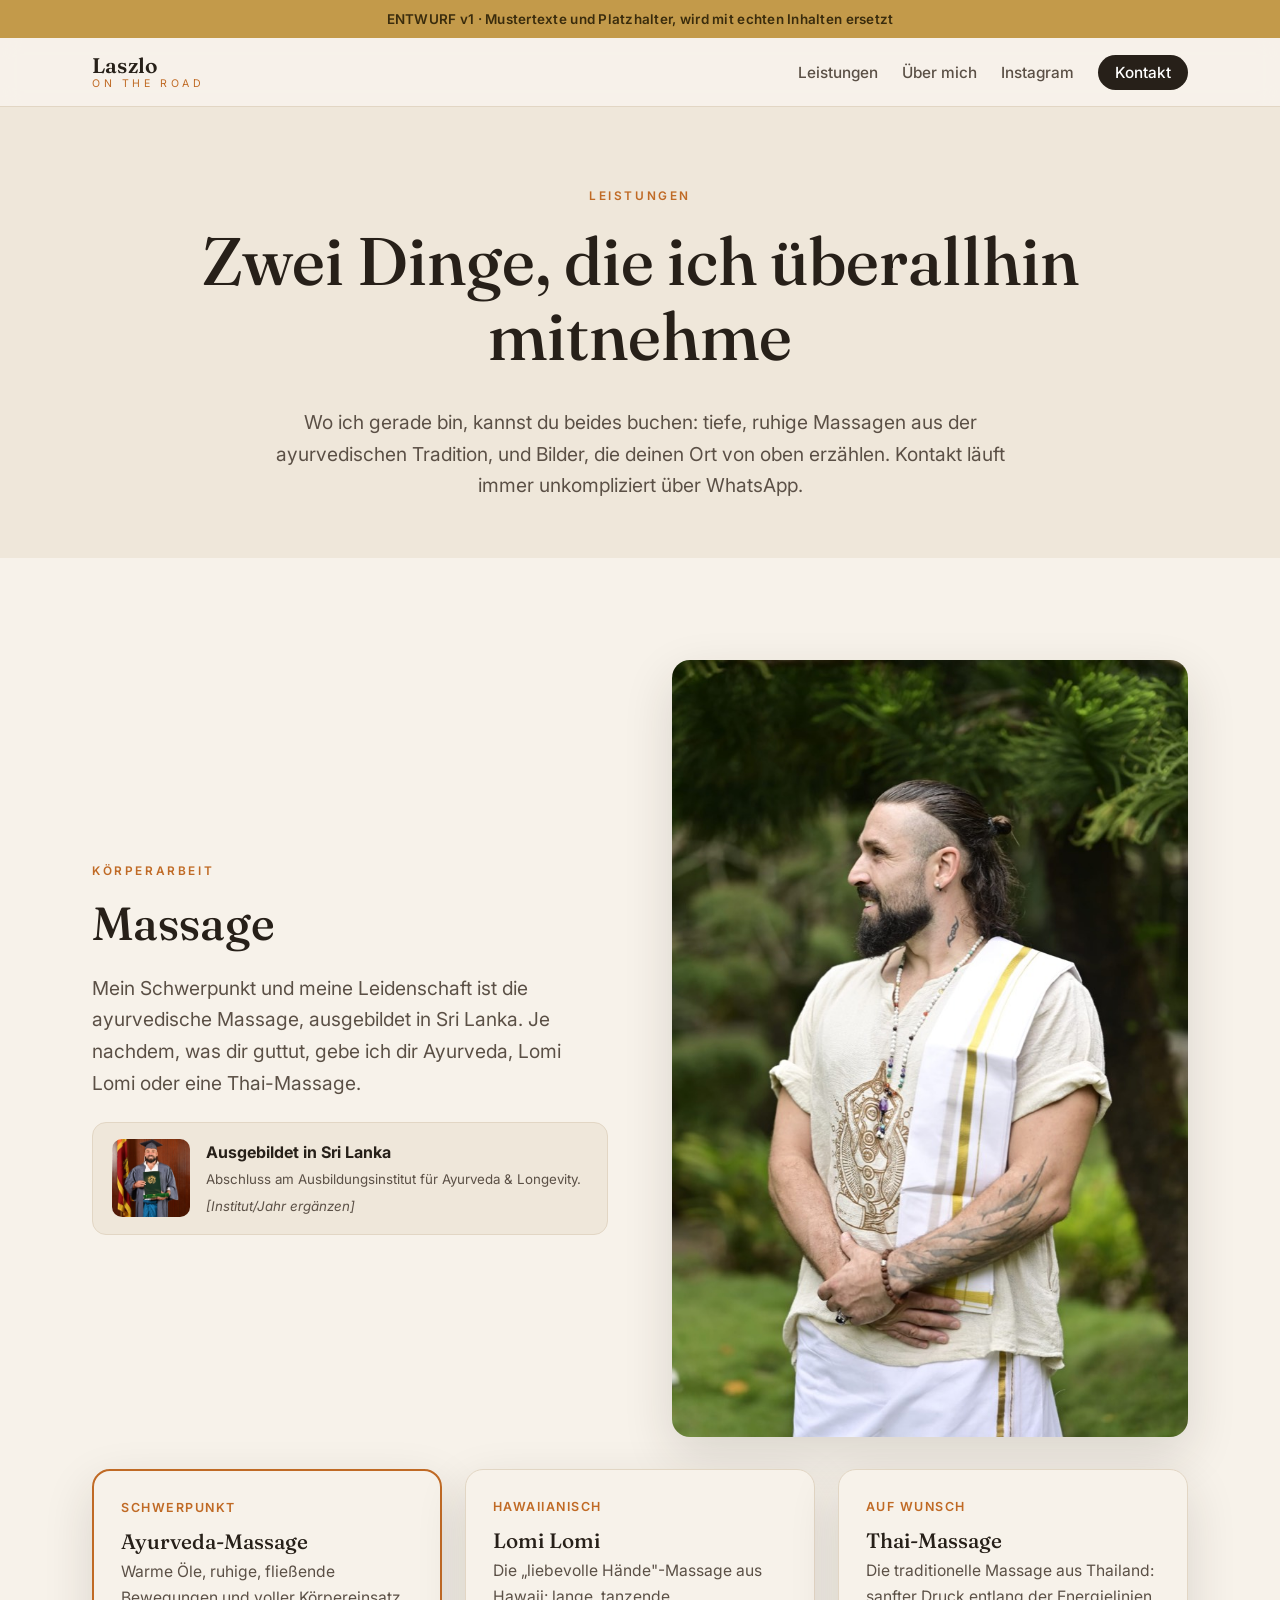
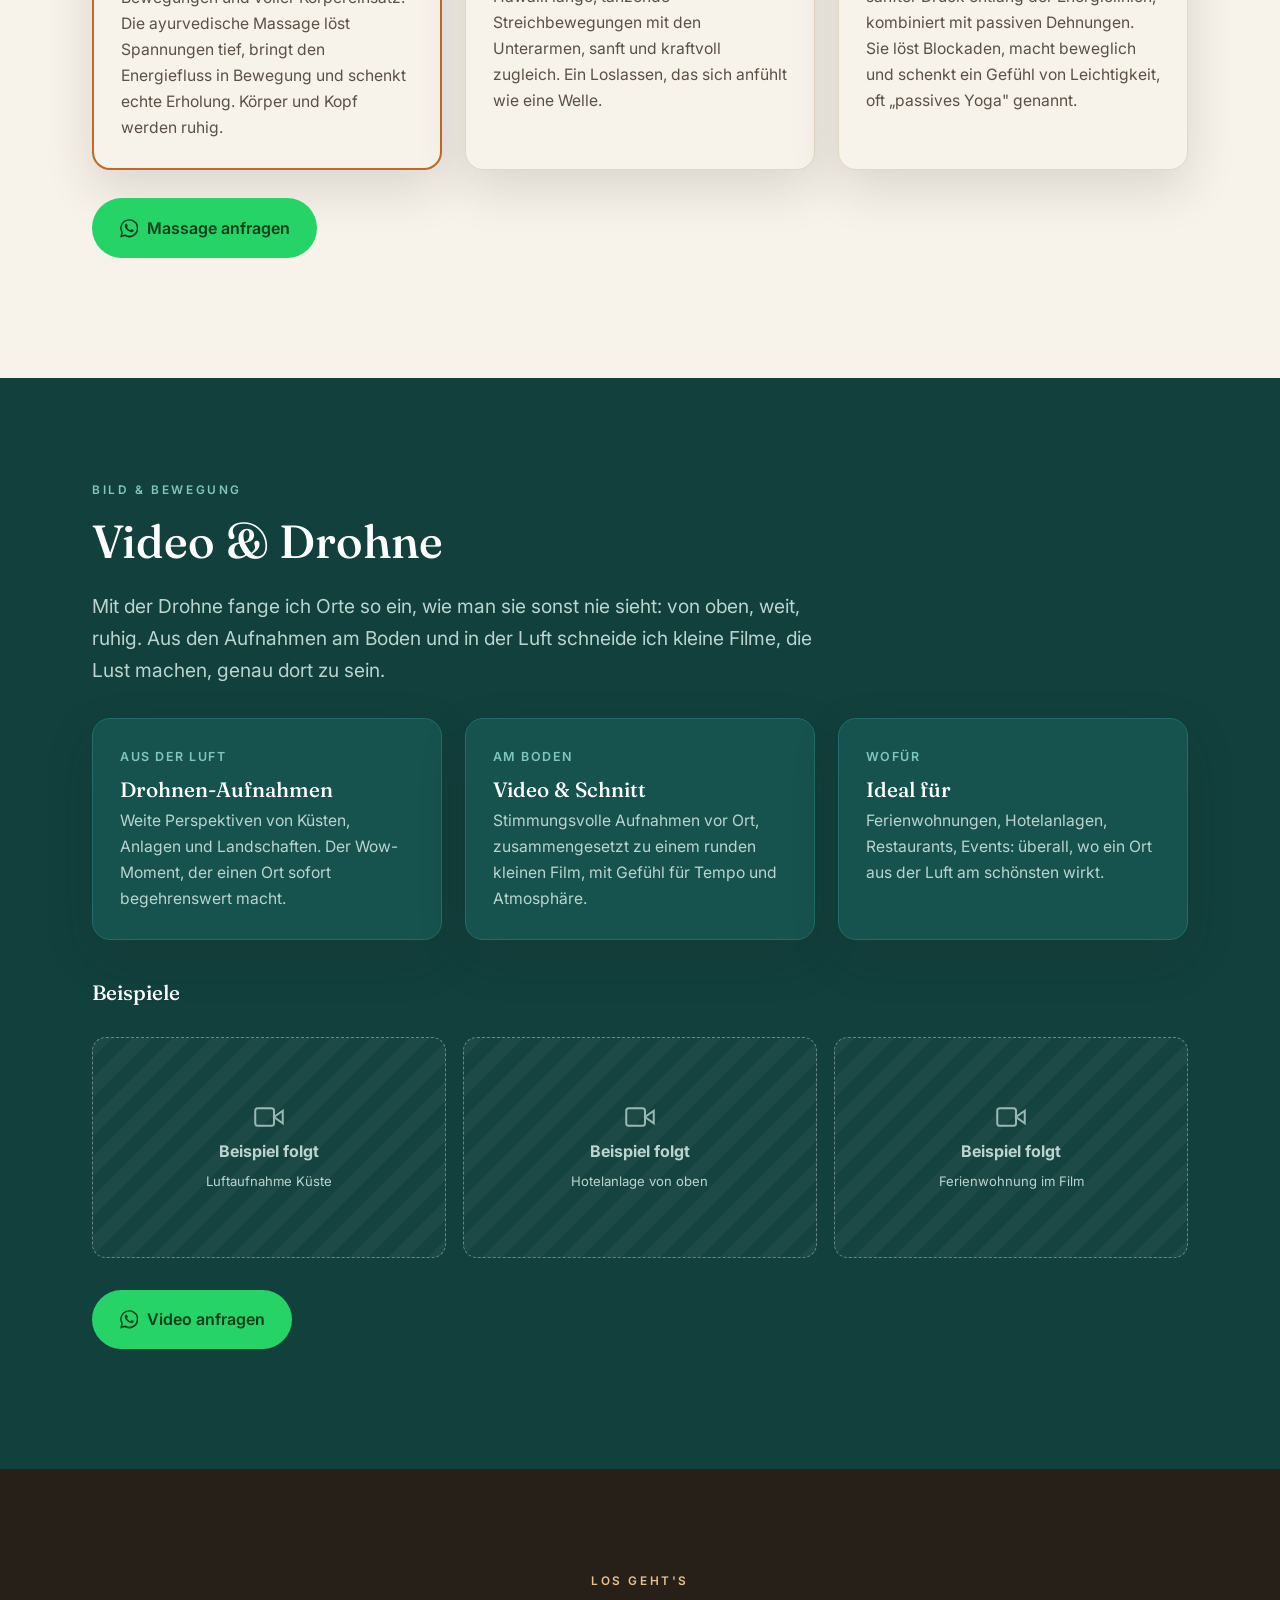
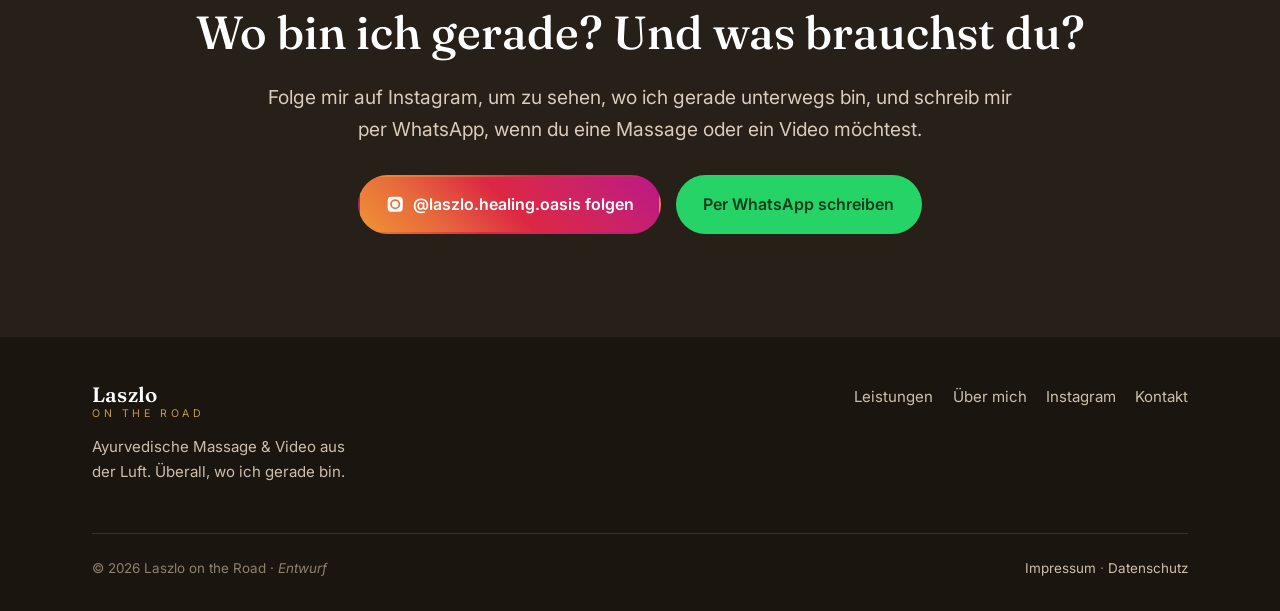
<file: leistungen.html>
<!DOCTYPE html>
<html lang="de">
<head>
<meta charset="UTF-8">
<meta name="viewport" content="width=device-width, initial-scale=1.0">
<title>Leistungen · Laszlo on the Road</title>
<meta name="description" content="Laszlos Leistungen: ayurvedische Massage, Lomi Lomi und Thai-Massage sowie Video- und Drohnenaufnahmen für Ferienwohnungen, Hotels und besondere Orte.">
<meta name="robots" content="noindex"><!-- Entwurf: nicht indexieren -->
<link rel="preconnect" href="https://fonts.googleapis.com">
<link rel="preconnect" href="https://fonts.gstatic.com" crossorigin>
<link href="https://fonts.googleapis.com/css2?family=Fraunces:opsz,wght@9..144,400;9..144,500;9..144,600&family=Inter:wght@400;500;600;700&display=swap" rel="stylesheet">
<link rel="stylesheet" href="assets/styles.css">
</head>
<body>

<div class="draft-banner">ENTWURF v1 · Mustertexte und Platzhalter, wird mit echten Inhalten ersetzt</div>

<header class="site-header">
  <nav class="nav container">
    <a class="brand" href="index.html"><b>Laszlo</b><span>on the road</span></a>
    <button class="nav-toggle" aria-label="Menü öffnen" aria-expanded="false"><span></span><span></span><span></span></button>
    <ul class="nav-links">
      <li><a href="leistungen.html">Leistungen</a></li>
      <li><a href="ueber-mich.html">Über mich</a></li>
      <li><a href="index.html#instagram">Instagram</a></li>
      <li><a class="nav-cta" href="index.html#kontakt">Kontakt</a></li>
    </ul>
  </nav>
</header>

<!-- ============ PAGE HEAD ============ -->
<section class="page-head">
  <div class="container">
    <span class="eyebrow">Leistungen</span>
    <h1>Zwei Dinge, die ich überallhin mitnehme</h1>
    <p class="lead">Wo ich gerade bin, kannst du beides buchen: tiefe, ruhige Massagen aus der ayurvedischen Tradition, und Bilder, die deinen Ort von oben erzählen. Kontakt läuft immer unkompliziert über WhatsApp.</p>
  </div>
</section>

<!-- ============ MASSAGE ============ -->
<section class="section-massage" id="massage">
  <div class="container">
    <div class="media-row">
      <div class="media-text">
        <span class="eyebrow">Körperarbeit</span>
        <h2>Massage</h2>
        <p class="lead">Mein Schwerpunkt und meine Leidenschaft ist die ayurvedische Massage, ausgebildet in Sri Lanka. Je nachdem, was dir guttut, gebe ich dir Ayurveda, Lomi Lomi oder eine Thai-Massage.</p>
        <div class="credential">
          <img src="assets/img/ayurveda-diplom.jpg" alt="Laszlo mit Ayurveda-Diplom in Sri Lanka">
          <div>
            <b>Ausgebildet in Sri Lanka</b>
            <small>Abschluss am Ausbildungsinstitut für Ayurveda &amp; Longevity. <em>[Institut/Jahr ergänzen]</em></small>
          </div>
        </div>
      </div>
      <div class="media-img">
        <img src="assets/img/ayurveda-portrait.jpg" alt="Laszlo in traditioneller ayurvedischer Kleidung">
      </div>
    </div>

    <div class="service-grid">
      <div class="service-card is-lead">
        <span class="meta">Schwerpunkt</span>
        <h3>Ayurveda-Massage</h3>
        <p>Warme Öle, ruhige, fließende Bewegungen und voller Körpereinsatz. Die ayurvedische Massage löst Spannungen tief, bringt den Energiefluss in Bewegung und schenkt echte Erholung. Körper und Kopf werden ruhig.</p>
      </div>
      <div class="service-card">
        <span class="meta">Hawaiianisch</span>
        <h3>Lomi Lomi</h3>
        <p>Die „liebevolle Hände"-Massage aus Hawaii: lange, tanzende Streichbewegungen mit den Unterarmen, sanft und kraftvoll zugleich. Ein Loslassen, das sich anfühlt wie eine Welle.</p>
      </div>
      <div class="service-card">
        <span class="meta">Auf Wunsch</span>
        <h3>Thai-Massage</h3>
        <p>Die traditionelle Massage aus Thailand: sanfter Druck entlang der Energielinien, kombiniert mit passiven Dehnungen. Sie löst Blockaden, macht beweglich und schenkt ein Gefühl von Leichtigkeit, oft „passives Yoga" genannt.</p>
      </div>
    </div>

    <p style="margin-top:1.8rem">
      <a class="btn btn-wa" href="index.html#kontakt">
        <svg viewBox="0 0 24 24" fill="currentColor"><path d="M.06 24l1.7-6.2A11.86 11.86 0 1 1 12 24a11.9 11.9 0 0 1-5.7-1.45L.06 24zM6.6 20.1l.37.22a9.86 9.86 0 0 0 5.03 1.38 9.9 9.9 0 1 0-8.4-4.65l.24.38-1 3.66 3.76-.99zM18 14.5c-.07-.12-.26-.19-.55-.33s-1.7-.84-1.97-.94-.46-.14-.65.14-.74.94-.9 1.13-.34.21-.63.07a8.1 8.1 0 0 1-2.39-1.47 9 9 0 0 1-1.65-2.06c-.17-.3 0-.46.13-.6s.3-.34.44-.51a2 2 0 0 0 .3-.5.55.55 0 0 0-.03-.52c-.07-.14-.65-1.57-.9-2.15s-.47-.48-.65-.49h-.56a1.06 1.06 0 0 0-.77.36 3.25 3.25 0 0 0-1 2.41 5.64 5.64 0 0 0 1.18 3 12.9 12.9 0 0 0 4.94 4.37 16.6 16.6 0 0 0 1.65.61 4 4 0 0 0 1.82.11 2.98 2.98 0 0 0 1.95-1.37 2.42 2.42 0 0 0 .17-1.38z"/></svg>
        Massage anfragen
      </a>
    </p>
  </div>
</section>

<!-- ============ VIDEO & DROHNE ============ -->
<section class="section-video" id="video">
  <div class="container">
    <span class="eyebrow">Bild &amp; Bewegung</span>
    <h2>Video &amp; Drohne</h2>
    <p class="lead">Mit der Drohne fange ich Orte so ein, wie man sie sonst nie sieht: von oben, weit, ruhig. Aus den Aufnahmen am Boden und in der Luft schneide ich kleine Filme, die Lust machen, genau dort zu sein.</p>

    <div class="service-grid">
      <div class="service-card">
        <span class="meta">Aus der Luft</span>
        <h3>Drohnen-Aufnahmen</h3>
        <p>Weite Perspektiven von Küsten, Anlagen und Landschaften. Der Wow-Moment, der einen Ort sofort begehrenswert macht.</p>
      </div>
      <div class="service-card">
        <span class="meta">Am Boden</span>
        <h3>Video &amp; Schnitt</h3>
        <p>Stimmungsvolle Aufnahmen vor Ort, zusammengesetzt zu einem runden kleinen Film, mit Gefühl für Tempo und Atmosphäre.</p>
      </div>
      <div class="service-card">
        <span class="meta">Wofür</span>
        <h3>Ideal für</h3>
        <p>Ferienwohnungen, Hotelanlagen, Restaurants, Events: überall, wo ein Ort aus der Luft am schönsten wirkt.</p>
      </div>
    </div>

    <h3 style="margin-top:2.6rem">Beispiele</h3>
    <div class="examples">
      <div class="example">
        <svg viewBox="0 0 24 24" fill="none" stroke="currentColor" stroke-width="1.6"><path d="M23 7l-7 5 7 5V7z"/><rect x="1" y="5" width="15" height="14" rx="2"/></svg>
        <b>Beispiel folgt</b><small>Luftaufnahme Küste</small>
      </div>
      <div class="example">
        <svg viewBox="0 0 24 24" fill="none" stroke="currentColor" stroke-width="1.6"><path d="M23 7l-7 5 7 5V7z"/><rect x="1" y="5" width="15" height="14" rx="2"/></svg>
        <b>Beispiel folgt</b><small>Hotelanlage von oben</small>
      </div>
      <div class="example">
        <svg viewBox="0 0 24 24" fill="none" stroke="currentColor" stroke-width="1.6"><path d="M23 7l-7 5 7 5V7z"/><rect x="1" y="5" width="15" height="14" rx="2"/></svg>
        <b>Beispiel folgt</b><small>Ferienwohnung im Film</small>
      </div>
    </div>

    <p style="margin-top:2rem">
      <a class="btn btn-wa" href="index.html#kontakt">
        <svg viewBox="0 0 24 24" fill="currentColor"><path d="M.06 24l1.7-6.2A11.86 11.86 0 1 1 12 24a11.9 11.9 0 0 1-5.7-1.45L.06 24zM6.6 20.1l.37.22a9.86 9.86 0 0 0 5.03 1.38 9.9 9.9 0 1 0-8.4-4.65l.24.38-1 3.66 3.76-.99zM18 14.5c-.07-.12-.26-.19-.55-.33s-1.7-.84-1.97-.94-.46-.14-.65.14-.74.94-.9 1.13-.34.21-.63.07a8.1 8.1 0 0 1-2.39-1.47 9 9 0 0 1-1.65-2.06c-.17-.3 0-.46.13-.6s.3-.34.44-.51a2 2 0 0 0 .3-.5.55.55 0 0 0-.03-.52c-.07-.14-.65-1.57-.9-2.15s-.47-.48-.65-.49h-.56a1.06 1.06 0 0 0-.77.36 3.25 3.25 0 0 0-1 2.41 5.64 5.64 0 0 0 1.18 3 12.9 12.9 0 0 0 4.94 4.37 16.6 16.6 0 0 0 1.65.61 4 4 0 0 0 1.82.11 2.98 2.98 0 0 0 1.95-1.37 2.42 2.42 0 0 0 .17-1.38z"/></svg>
        Video anfragen
      </a>
    </p>
  </div>
</section>

<!-- ============ CLOSING CTA ============ -->
<section class="section-contact">
  <div class="container">
    <span class="eyebrow" style="color:#e7c08e">Los geht's</span>
    <h2>Wo bin ich gerade? Und was brauchst du?</h2>
    <p class="lead">Folge mir auf Instagram, um zu sehen, wo ich gerade unterwegs bin, und schreib mir per WhatsApp, wenn du eine Massage oder ein Video möchtest.</p>
    <div class="contact-actions">
      <a class="btn btn-ig" href="https://www.instagram.com/laszlo.healing.oasis/" target="_blank" rel="noopener">
        <svg viewBox="0 0 24 24" fill="currentColor"><path d="M12 2.2c3.2 0 3.6 0 4.9.07 1.2.06 1.8.25 2.2.42.6.22 1 .48 1.4.9.42.4.68.8.9 1.4.17.4.36 1 .42 2.2.06 1.3.07 1.7.07 4.9s0 3.6-.07 4.9c-.06 1.2-.25 1.8-.42 2.2-.22.6-.48 1-.9 1.4-.4.42-.8.68-1.4.9-.4.17-1 .36-2.2.42-1.3.06-1.7.07-4.9.07s-3.6 0-4.9-.07c-1.2-.06-1.8-.25-2.2-.42-.6-.22-1-.48-1.4-.9-.42-.4-.68-.8-.9-1.4-.17-.4-.36-1-.42-2.2C2.2 15.6 2.2 15.2 2.2 12s0-3.6.07-4.9c.06-1.2.25-1.8.42-2.2.22-.6.48-1 .9-1.4.4-.42.8-.68 1.4-.9.4-.17 1-.36 2.2-.42C8.4 2.2 8.8 2.2 12 2.2zm0 3.2A6.6 6.6 0 1 0 18.6 12 6.6 6.6 0 0 0 12 5.4zm0 10.9A4.3 4.3 0 1 1 16.3 12 4.3 4.3 0 0 1 12 16.3zm6.8-11.2a1.54 1.54 0 1 1-1.54-1.54 1.54 1.54 0 0 1 1.54 1.54z"/></svg>
        @laszlo.healing.oasis folgen
      </a>
      <a class="btn btn-wa" href="index.html#kontakt">Per WhatsApp schreiben</a>
    </div>
  </div>
</section>

<footer class="site-footer">
  <div class="container">
    <div class="footer-grid">
      <div>
        <a class="brand" href="index.html" style="color:#fff"><b style="font-size:1.3rem">Laszlo</b><span style="color:var(--gold)">on the road</span></a>
        <p style="margin-top:1rem;max-width:30ch">Ayurvedische Massage &amp; Video aus der Luft. Überall, wo ich gerade bin.</p>
      </div>
      <ul class="footer-nav">
        <li><a href="leistungen.html">Leistungen</a></li>
        <li><a href="ueber-mich.html">Über mich</a></li>
        <li><a href="index.html#instagram">Instagram</a></li>
        <li><a href="index.html#kontakt">Kontakt</a></li>
      </ul>
    </div>
    <div class="footer-bottom">
      <span>© 2026 Laszlo on the Road · <em>Entwurf</em></span>
      <span><a href="impressum.html">Impressum</a> · <a href="datenschutz.html">Datenschutz</a></span>
    </div>
  </div>
</footer>

<script>
  const toggle = document.querySelector('.nav-toggle');
  const links = document.querySelector('.nav-links');
  toggle.addEventListener('click', () => { const o = links.classList.toggle('open'); toggle.setAttribute('aria-expanded', o); });
</script>
</body>
</html>
</file>
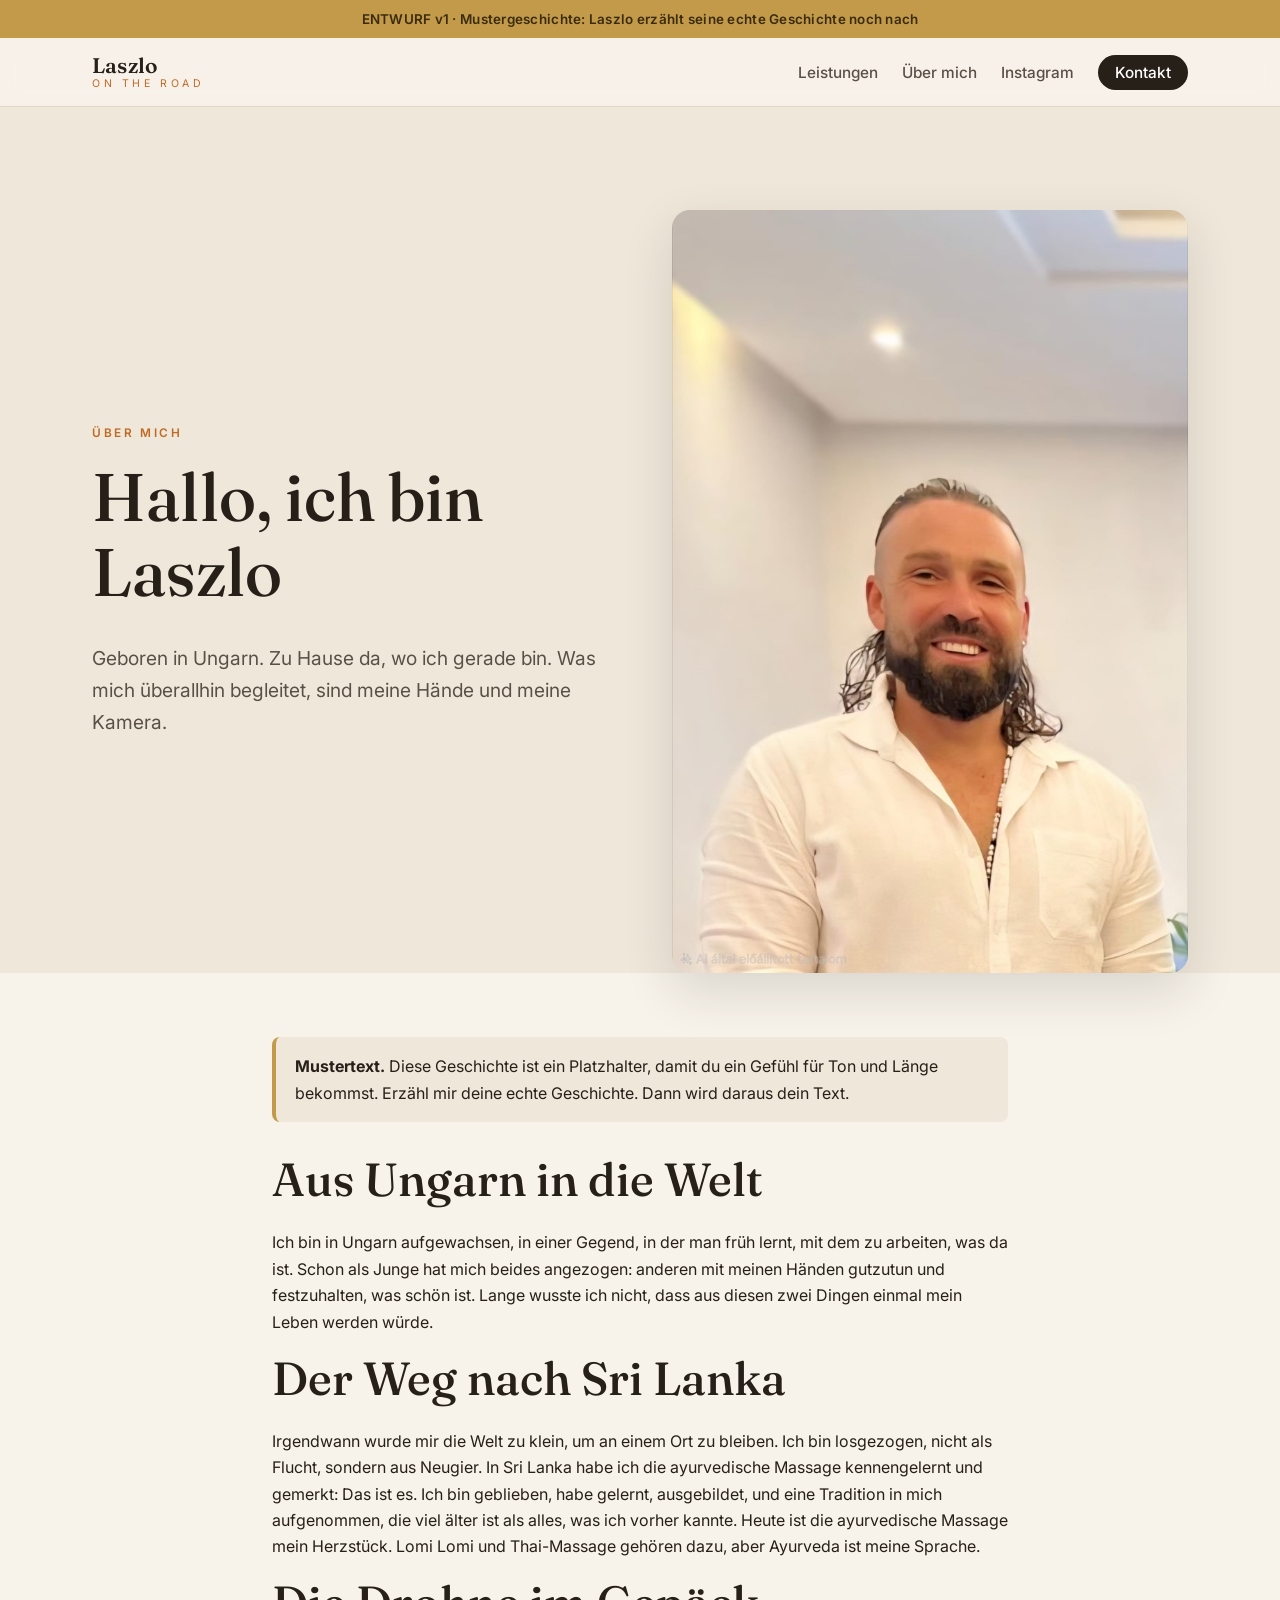
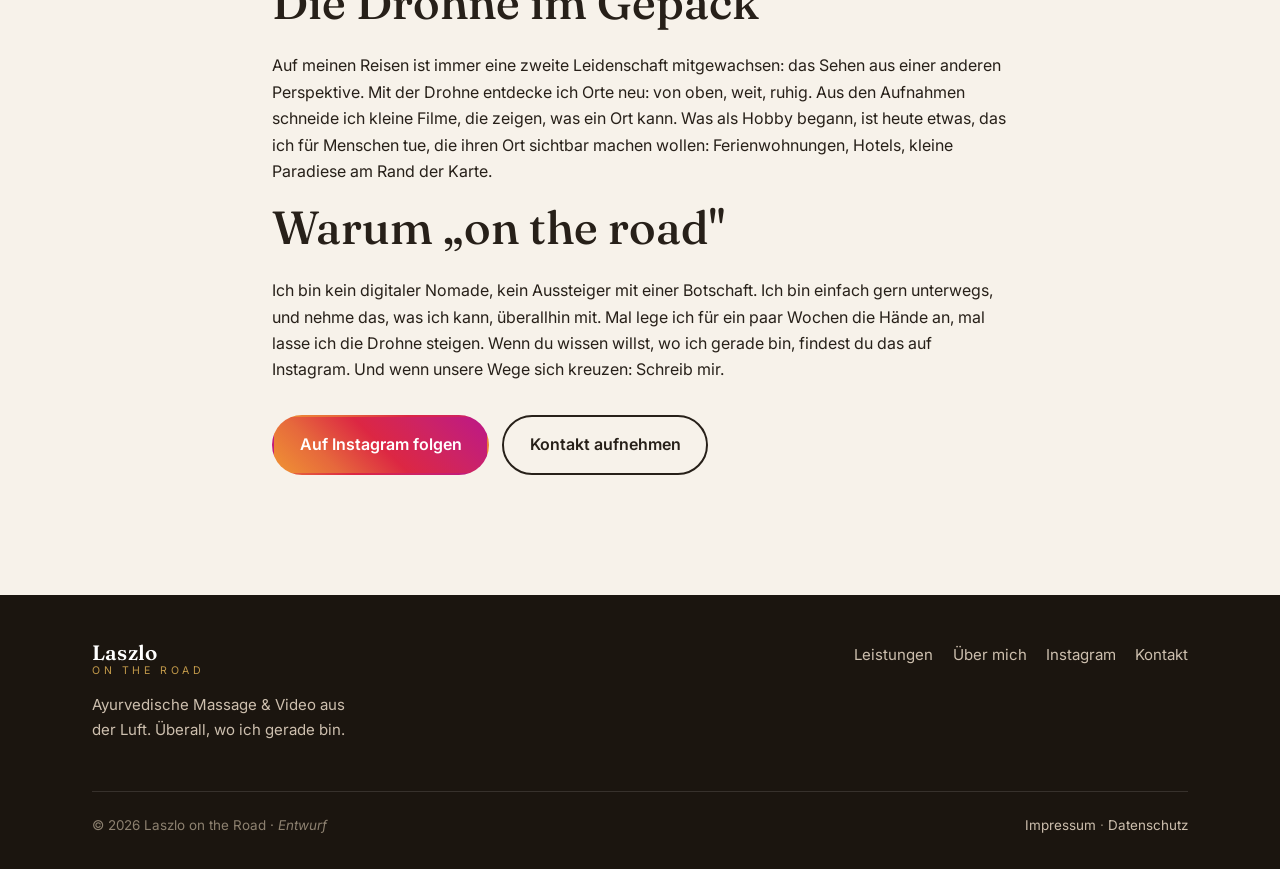
<file: ueber-mich.html>
<!DOCTYPE html>
<html lang="de">
<head>
<meta charset="UTF-8">
<meta name="viewport" content="width=device-width, initial-scale=1.0">
<title>Über mich · Laszlo on the Road</title>
<meta name="description" content="Laszlos Geschichte: aus Ungarn in die Welt, über Sri Lanka zur ayurvedischen Massage und zur Leidenschaft für Video und Drohne.">
<meta name="robots" content="noindex"><!-- Entwurf: nicht indexieren -->
<link rel="preconnect" href="https://fonts.googleapis.com">
<link rel="preconnect" href="https://fonts.gstatic.com" crossorigin>
<link href="https://fonts.googleapis.com/css2?family=Fraunces:opsz,wght@9..144,400;9..144,500;9..144,600&family=Inter:wght@400;500;600;700&display=swap" rel="stylesheet">
<link rel="stylesheet" href="assets/styles.css">
</head>
<body>

<div class="draft-banner">ENTWURF v1 · Mustergeschichte: Laszlo erzählt seine echte Geschichte noch nach</div>

<header class="site-header">
  <nav class="nav container">
    <a class="brand" href="index.html"><b>Laszlo</b><span>on the road</span></a>
    <button class="nav-toggle" aria-label="Menü öffnen" aria-expanded="false"><span></span><span></span><span></span></button>
    <ul class="nav-links">
      <li><a href="leistungen.html">Leistungen</a></li>
      <li><a href="ueber-mich.html">Über mich</a></li>
      <li><a href="index.html#instagram">Instagram</a></li>
      <li><a class="nav-cta" href="index.html#kontakt">Kontakt</a></li>
    </ul>
  </nav>
</header>

<section class="section-about" style="padding-bottom:0">
  <div class="container">
    <div class="media-row">
      <div class="media-text">
        <span class="eyebrow">Über mich</span>
        <h1>Hallo, ich bin Laszlo</h1>
        <p class="lead">Geboren in Ungarn. Zu Hause da, wo ich gerade bin. Was mich überallhin begleitet, sind meine Hände und meine Kamera.</p>
      </div>
      <div class="media-img"><img src="assets/img/portrait.jpg" alt="Porträt von Laszlo"></div>
    </div>
  </div>
</section>

<section class="section-massage" style="padding-top:clamp(2.5rem,6vw,4rem)">
  <div class="container" style="max-width:780px">
    <p class="placeholder-note" style="background:var(--creme-2);border-left:4px solid var(--gold);padding:1rem 1.2rem;border-radius:8px;margin-bottom:2rem;color:var(--ink)">
      <strong>Mustertext.</strong> Diese Geschichte ist ein Platzhalter, damit du ein Gefühl für Ton und Länge bekommst. Erzähl mir deine echte Geschichte. Dann wird daraus dein Text.
    </p>

    <h2>Aus Ungarn in die Welt</h2>
    <p>Ich bin in Ungarn aufgewachsen, in einer Gegend, in der man früh lernt, mit dem zu arbeiten, was da ist. Schon als Junge hat mich beides angezogen: anderen mit meinen Händen gutzutun und festzuhalten, was schön ist. Lange wusste ich nicht, dass aus diesen zwei Dingen einmal mein Leben werden würde.</p>

    <h2>Der Weg nach Sri Lanka</h2>
    <p>Irgendwann wurde mir die Welt zu klein, um an einem Ort zu bleiben. Ich bin losgezogen, nicht als Flucht, sondern aus Neugier. In Sri Lanka habe ich die ayurvedische Massage kennengelernt und gemerkt: Das ist es. Ich bin geblieben, habe gelernt, ausgebildet, und eine Tradition in mich aufgenommen, die viel älter ist als alles, was ich vorher kannte. Heute ist die ayurvedische Massage mein Herzstück. Lomi Lomi und Thai-Massage gehören dazu, aber Ayurveda ist meine Sprache.</p>

    <h2>Die Drohne im Gepäck</h2>
    <p>Auf meinen Reisen ist immer eine zweite Leidenschaft mitgewachsen: das Sehen aus einer anderen Perspektive. Mit der Drohne entdecke ich Orte neu: von oben, weit, ruhig. Aus den Aufnahmen schneide ich kleine Filme, die zeigen, was ein Ort kann. Was als Hobby begann, ist heute etwas, das ich für Menschen tue, die ihren Ort sichtbar machen wollen: Ferienwohnungen, Hotels, kleine Paradiese am Rand der Karte.</p>

    <h2>Warum „on the road"</h2>
    <p>Ich bin kein digitaler Nomade, kein Aussteiger mit einer Botschaft. Ich bin einfach gern unterwegs, und nehme das, was ich kann, überallhin mit. Mal lege ich für ein paar Wochen die Hände an, mal lasse ich die Drohne steigen. Wenn du wissen willst, wo ich gerade bin, findest du das auf Instagram. Und wenn unsere Wege sich kreuzen: Schreib mir.</p>

    <p style="margin-top:2rem;display:flex;gap:.8rem;flex-wrap:wrap">
      <a class="btn btn-ig" href="https://www.instagram.com/laszlo.healing.oasis/" target="_blank" rel="noopener">Auf Instagram folgen</a>
      <a class="btn btn-ghost" href="index.html#kontakt">Kontakt aufnehmen</a>
    </p>
  </div>
</section>

<footer class="site-footer">
  <div class="container">
    <div class="footer-grid">
      <div>
        <a class="brand" href="index.html" style="color:#fff"><b style="font-size:1.3rem">Laszlo</b><span style="color:var(--gold)">on the road</span></a>
        <p style="margin-top:1rem;max-width:30ch">Ayurvedische Massage &amp; Video aus der Luft. Überall, wo ich gerade bin.</p>
      </div>
      <ul class="footer-nav">
        <li><a href="leistungen.html">Leistungen</a></li>
        <li><a href="ueber-mich.html">Über mich</a></li>
        <li><a href="index.html#instagram">Instagram</a></li>
        <li><a href="index.html#kontakt">Kontakt</a></li>
      </ul>
    </div>
    <div class="footer-bottom">
      <span>© 2026 Laszlo on the Road · <em>Entwurf</em></span>
      <span><a href="impressum.html">Impressum</a> · <a href="datenschutz.html">Datenschutz</a></span>
    </div>
  </div>
</footer>

<script>
  const toggle = document.querySelector('.nav-toggle');
  const links = document.querySelector('.nav-links');
  toggle.addEventListener('click', () => { const o = links.classList.toggle('open'); toggle.setAttribute('aria-expanded', o); });
</script>
</body>
</html>
</file>
<file: assets/styles.css>
/* =========================================================
   Laszlo on the Road — Entwurf v1
   Farbwelt: Creme / Ink / Amber (Massage) / Teal (Video & Drohne)
   Fonts via Google Fonts (vor Live-Gang lokal hosten — DSGVO).
   ========================================================= */

:root{
  --creme:#f7f2ea;
  --creme-2:#efe7da;
  --ink:#272019;
  --ink-soft:#5b5046;
  --line:#e2d6c4;
  --amber:#c06a25;       /* Massage / Ayurveda */
  --amber-dark:#9d5419;
  --teal:#1d6e69;        /* Video & Drohne */
  --teal-dark:#14534f;
  --gold:#c39a4a;
  --wa:#25d366;          /* WhatsApp */
  --shadow:0 18px 50px rgba(39,32,25,.14);
  --radius:18px;
  --maxw:1140px;
  --font-display:"Fraunces", Georgia, "Times New Roman", serif;
  --font-body:"Inter", system-ui, -apple-system, "Segoe UI", sans-serif;
}

*{box-sizing:border-box}
html{scroll-behavior:smooth}
body{
  margin:0;
  font-family:var(--font-body);
  color:var(--ink);
  background:var(--creme);
  line-height:1.65;
  -webkit-font-smoothing:antialiased;
}
img{max-width:100%;display:block}
a{color:inherit}
h1,h2,h3{font-family:var(--font-display);font-weight:500;line-height:1.12;margin:0 0 .5em}
h1{font-size:clamp(2.4rem,6vw,4.2rem)}
h2{font-size:clamp(1.9rem,4vw,2.9rem)}
h3{font-size:1.3rem}
p{margin:0 0 1.1em}
.container{max-width:var(--maxw);margin:0 auto;padding:0 22px}
.eyebrow{
  font-family:var(--font-body);
  text-transform:uppercase;letter-spacing:.22em;font-size:.74rem;font-weight:600;
  color:var(--amber);margin-bottom:1rem;display:block;
}
.eyebrow.teal{color:var(--teal)}
section{padding:clamp(3.5rem,8vw,6.5rem) 0}
.lead{font-size:1.2rem;color:var(--ink-soft);max-width:62ch}

/* ---------- Buttons ---------- */
.btn{
  display:inline-flex;align-items:center;gap:.55rem;
  padding:.92rem 1.6rem;border-radius:999px;
  font-weight:600;font-size:1rem;text-decoration:none;
  border:2px solid transparent;cursor:pointer;transition:.18s ease;
}
.btn svg{width:1.15em;height:1.15em;flex:none}
.btn-primary{background:var(--ink);color:#fff}
.btn-primary:hover{transform:translateY(-2px);background:#000}
.btn-ghost{border-color:var(--ink);color:var(--ink)}
.btn-ghost:hover{background:var(--ink);color:#fff}
.btn-ghost.light{border-color:rgba(255,255,255,.75);color:#fff}
.btn-ghost.light:hover{background:#fff;color:var(--ink)}
.btn-ig{
  background:linear-gradient(45deg,#f09433,#e6683c 25%,#dc2743 50%,#cc2366 75%,#bc1888);
  color:#fff;
}
.btn-ig:hover{transform:translateY(-2px);filter:brightness(1.06)}
.btn-wa{background:var(--wa);color:#0a3d1c}
.btn-wa:hover{transform:translateY(-2px);filter:brightness(1.03)}
.btn-amber{background:var(--amber);color:#fff}
.btn-amber:hover{transform:translateY(-2px);background:var(--amber-dark)}
.btn-teal{background:var(--teal);color:#fff}
.btn-teal:hover{transform:translateY(-2px);background:var(--teal-dark)}

/* ---------- Header ---------- */
.site-header{
  position:sticky;top:0;z-index:50;
  background:rgba(247,242,234,.86);backdrop-filter:blur(10px);
  border-bottom:1px solid var(--line);
}
.nav{display:flex;align-items:center;justify-content:space-between;height:68px}
.brand{display:flex;flex-direction:column;text-decoration:none;line-height:1}
.brand b{font-family:var(--font-display);font-size:1.32rem;font-weight:600;letter-spacing:.01em}
.brand span{font-size:.66rem;text-transform:uppercase;letter-spacing:.34em;color:var(--amber);margin-top:3px}
.nav-links{display:flex;align-items:center;gap:1.5rem;list-style:none;margin:0;padding:0}
.nav-links a{text-decoration:none;font-weight:500;font-size:.96rem;color:var(--ink-soft);transition:.15s}
.nav-links a:hover{color:var(--ink)}
.nav-links .nav-cta{
  color:#fff;background:var(--ink);padding:.5rem 1.05rem;border-radius:999px;
}
.nav-links .nav-cta:hover{color:#fff;background:#000}
.nav-toggle{display:none;background:none;border:0;cursor:pointer;padding:8px}
.nav-toggle span{display:block;width:26px;height:2px;background:var(--ink);margin:5px 0;transition:.2s}

/* ---------- Hero ---------- */
.hero{
  position:relative;min-height:92vh;display:flex;align-items:flex-end;
  color:#fff;overflow:hidden;
}
.hero::before{
  content:"";position:absolute;inset:0;
  background:url("img/hero-wasserfall.jpg") center 28%/cover no-repeat;
  transform:scale(1.02);
}
.hero::after{
  content:"";position:absolute;inset:0;
  background:linear-gradient(180deg,rgba(20,16,12,.30) 0%,rgba(20,16,12,.18) 38%,rgba(20,16,12,.82) 100%);
}
.hero-inner{position:relative;z-index:2;padding-bottom:clamp(2.5rem,6vw,5rem);max-width:760px}
.hero .eyebrow{color:#f3d9b8}
.hero h1{color:#fff;text-shadow:0 2px 30px rgba(0,0,0,.35)}
.hero p{font-size:1.22rem;color:#f3ece2;max-width:54ch}
.hero-cta{display:flex;flex-wrap:wrap;gap:.8rem;margin-top:1.6rem}

/* ---------- Intro ---------- */
.intro{background:var(--creme)}
.intro .container{display:grid;grid-template-columns:1.1fr .9fr;gap:3rem;align-items:center}
.intro-mark{
  font-family:var(--font-display);font-size:clamp(3rem,7vw,5rem);
  color:var(--amber);line-height:1;margin-bottom:.3rem;
}

/* ---------- Pillars ---------- */
.pillars{background:var(--creme-2)}
.pillar-grid{display:grid;grid-template-columns:1fr 1fr;gap:1.6rem;margin-top:2.4rem}
.pillar{
  background:var(--creme);border-radius:var(--radius);padding:2.2rem;
  border:1px solid var(--line);box-shadow:var(--shadow);position:relative;overflow:hidden;
}
.pillar::before{content:"";position:absolute;left:0;top:0;bottom:0;width:6px}
.pillar.massage::before{background:var(--amber)}
.pillar.video::before{background:var(--teal)}
.pillar .tag{font-size:.78rem;font-weight:600;text-transform:uppercase;letter-spacing:.14em}
.pillar.massage .tag{color:var(--amber)}
.pillar.video .tag{color:var(--teal)}
.pillar h3{font-size:1.6rem;margin-top:.5rem}
.pillar ul{margin:.2rem 0 1.4rem;padding-left:1.1rem;color:var(--ink-soft)}
.pillar ul li{margin-bottom:.35rem}

/* ---------- Media rows ---------- */
.media-row{display:grid;grid-template-columns:1fr 1fr;gap:clamp(2rem,5vw,4rem);align-items:center}
.media-row.flip .media-text{order:2}
.media-img{border-radius:var(--radius);overflow:hidden;box-shadow:var(--shadow)}
.media-img img{width:100%;height:100%;object-fit:cover}
.section-massage{background:var(--creme)}
.section-video{background:#11403d;color:#eaf3f1}
.section-video h2,.section-video h3{color:#fff}
.section-video .lead{color:#bcd4cf}
.section-video .eyebrow{color:#7fc6bd}

/* credential badge */
.credential{
  display:flex;gap:1rem;align-items:center;margin-top:1.4rem;
  background:var(--creme-2);border:1px solid var(--line);border-radius:14px;padding:1rem 1.2rem;
}
.credential img{width:78px;height:78px;border-radius:10px;object-fit:cover;flex:none}
.credential b{display:block}
.credential small{color:var(--ink-soft)}

.treatments{display:flex;flex-wrap:wrap;gap:.6rem;margin:1.2rem 0 1.6rem}
.chip{
  background:var(--creme-2);border:1px solid var(--line);border-radius:999px;
  padding:.42rem 1rem;font-size:.92rem;font-weight:500;
}
.chip.lead-chip{background:var(--amber);color:#fff;border-color:var(--amber)}

/* ---------- Example gallery (Platzhalter) ---------- */
.examples{display:grid;grid-template-columns:repeat(3,1fr);gap:1.1rem;margin-top:2rem}
.example{
  aspect-ratio:16/10;border-radius:14px;
  background:repeating-linear-gradient(135deg,rgba(255,255,255,.05) 0 14px,rgba(255,255,255,.02) 14px 28px);
  border:1.5px dashed rgba(255,255,255,.35);
  display:flex;flex-direction:column;align-items:center;justify-content:center;gap:.4rem;
  color:#bcd4cf;text-align:center;padding:1rem;
}
.example svg{width:30px;height:30px;opacity:.8}
.example small{font-size:.82rem}

/* ---------- About teaser ---------- */
.section-about{background:var(--creme-2)}

/* ---------- Instagram ---------- */
.section-ig{background:var(--creme);text-align:center}
.ig-head{max-width:640px;margin:0 auto}
.ig-grid{display:grid;grid-template-columns:repeat(4,1fr);gap:.8rem;margin:2.4rem 0}
.ig-tile{
  aspect-ratio:1;border-radius:12px;overflow:hidden;position:relative;
  background:var(--creme-2);border:1px solid var(--line);
}
.ig-tile img{width:100%;height:100%;object-fit:cover}
.ig-tile.placeholder{
  display:flex;align-items:center;justify-content:center;color:var(--ink-soft);
  background:repeating-linear-gradient(135deg,#efe7da 0 12px,#f3ede3 12px 24px);
}
.ig-tile.placeholder svg{width:26px;height:26px;opacity:.5}
.handle{font-weight:600;color:var(--amber)}

/* ---------- Contact ---------- */
.section-contact{background:var(--ink);color:#f4ece2;text-align:center}
.section-contact h2{color:#fff}
.section-contact .lead{color:#d9ccbd;margin:0 auto 1.8rem}
.contact-actions{display:flex;flex-wrap:wrap;gap:.9rem;justify-content:center}
.contact-note{margin-top:1.4rem;font-size:.88rem;color:#b3a596}

/* ---------- Footer ---------- */
.site-footer{background:#1b150f;color:#cdbfae;padding:3rem 0 2rem;font-size:.94rem}
.footer-grid{display:flex;flex-wrap:wrap;gap:2rem;justify-content:space-between;align-items:flex-start}
.site-footer a{color:#cdbfae;text-decoration:none}
.site-footer a:hover{color:#fff}
.footer-nav{display:flex;flex-wrap:wrap;gap:1.2rem;list-style:none;margin:0;padding:0}
.footer-bottom{margin-top:2rem;padding-top:1.4rem;border-top:1px solid rgba(255,255,255,.12);
  display:flex;flex-wrap:wrap;gap:.6rem;justify-content:space-between;color:#8d8170;font-size:.84rem}

/* ---------- Draft banner ---------- */
.draft-banner{
  background:var(--gold);color:#3a2c0d;text-align:center;font-size:.84rem;
  padding:.5rem 1rem;font-weight:600;letter-spacing:.02em;
}

/* ---------- Leistungen ---------- */
.page-head{background:var(--creme-2);text-align:center;padding:clamp(3rem,7vw,5rem) 0 clamp(2.5rem,5vw,3.5rem)}
.page-head .lead{margin:0 auto}
.service-grid{display:grid;grid-template-columns:repeat(3,1fr);gap:1.4rem;margin-top:2rem}
.service-card{
  background:var(--creme);border:1px solid var(--line);border-radius:var(--radius);
  padding:1.7rem;box-shadow:var(--shadow);
}
.service-card h3{margin-bottom:.4rem}
.service-card .meta{font-size:.78rem;font-weight:600;text-transform:uppercase;letter-spacing:.12em;color:var(--amber);margin-bottom:.7rem;display:block}
.service-card p{margin:0;color:var(--ink-soft);font-size:.98rem}
.service-card.is-lead{border-color:var(--amber);border-width:2px}
.usecases{display:flex;flex-wrap:wrap;gap:.6rem;margin:1.4rem 0}
.usecases .chip{background:rgba(255,255,255,.08);border-color:rgba(255,255,255,.25);color:#eaf3f1}
.section-video .service-card{background:#16524e;border-color:#1f6e69;color:#eaf3f1}
.section-video .service-card .meta{color:#7fc6bd}
.section-video .service-card p{color:#bcd4cf}
.section-video .service-card h3{color:#fff}

/* legal pages */
.legal{max-width:760px;margin:0 auto;padding:3rem 22px}
.legal h1{font-size:clamp(2rem,5vw,3rem);margin-bottom:1.4rem}
.legal h2{font-size:1.4rem;margin-top:2rem}
.legal p,.legal li{color:var(--ink-soft)}
.legal .placeholder-note{background:var(--creme-2);border-left:4px solid var(--gold);
  padding:1rem 1.2rem;border-radius:8px;margin-bottom:2rem;color:var(--ink)}

/* ---------- Responsive ---------- */
@media (max-width:860px){
  .nav-toggle{display:block}
  .nav-links{
    position:absolute;top:68px;left:0;right:0;flex-direction:column;gap:0;
    background:var(--creme);border-bottom:1px solid var(--line);
    max-height:0;overflow:hidden;transition:max-height .28s ease;
  }
  .nav-links.open{max-height:420px}
  .nav-links li{width:100%;text-align:center}
  .nav-links a{display:block;padding:.95rem;width:100%;border-top:1px solid var(--line)}
  .nav-links .nav-cta{border-radius:0}
  .intro .container,.media-row,.media-row.flip .media-text{grid-template-columns:1fr;order:0}
  .pillar-grid{grid-template-columns:1fr}
  .examples{grid-template-columns:1fr 1fr}
  .ig-grid{grid-template-columns:repeat(2,1fr)}
}
@media (max-width:520px){
  .examples{grid-template-columns:1fr}
  .hero{min-height:88vh}
}
</file>
